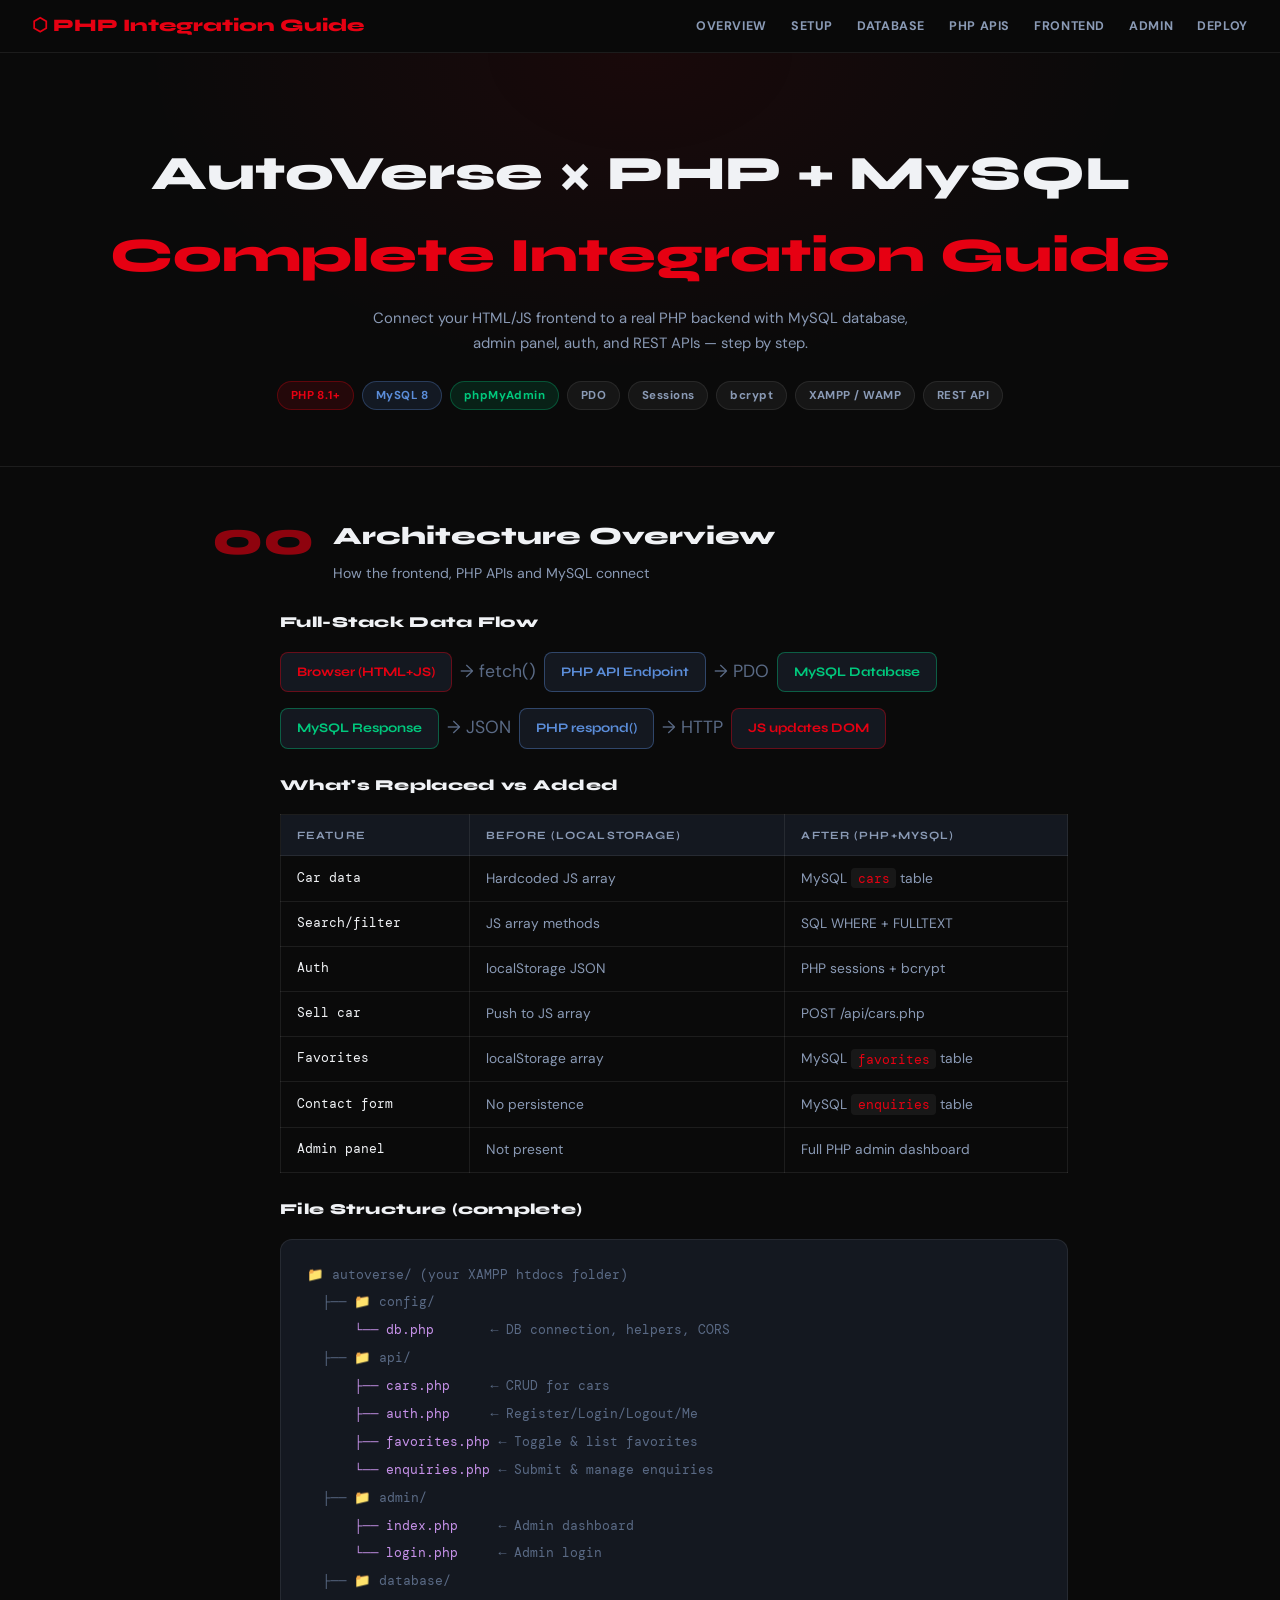
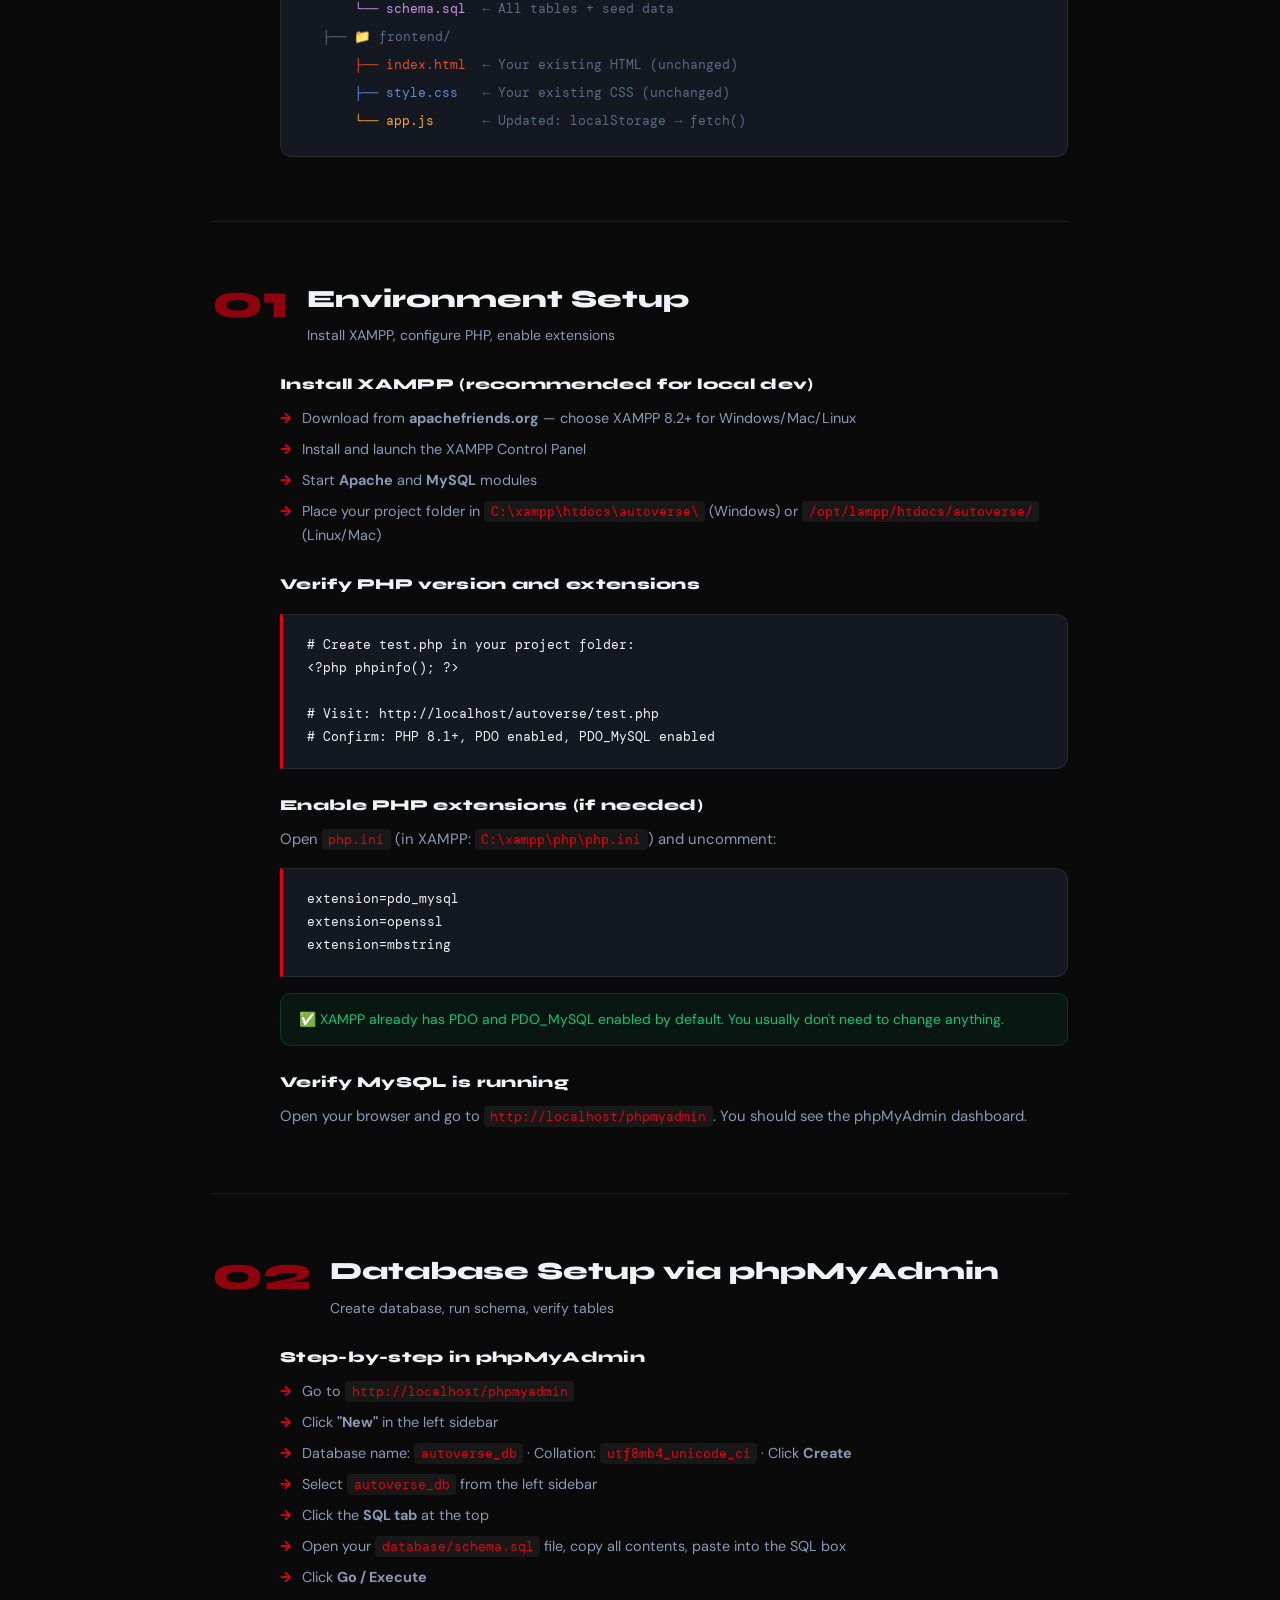
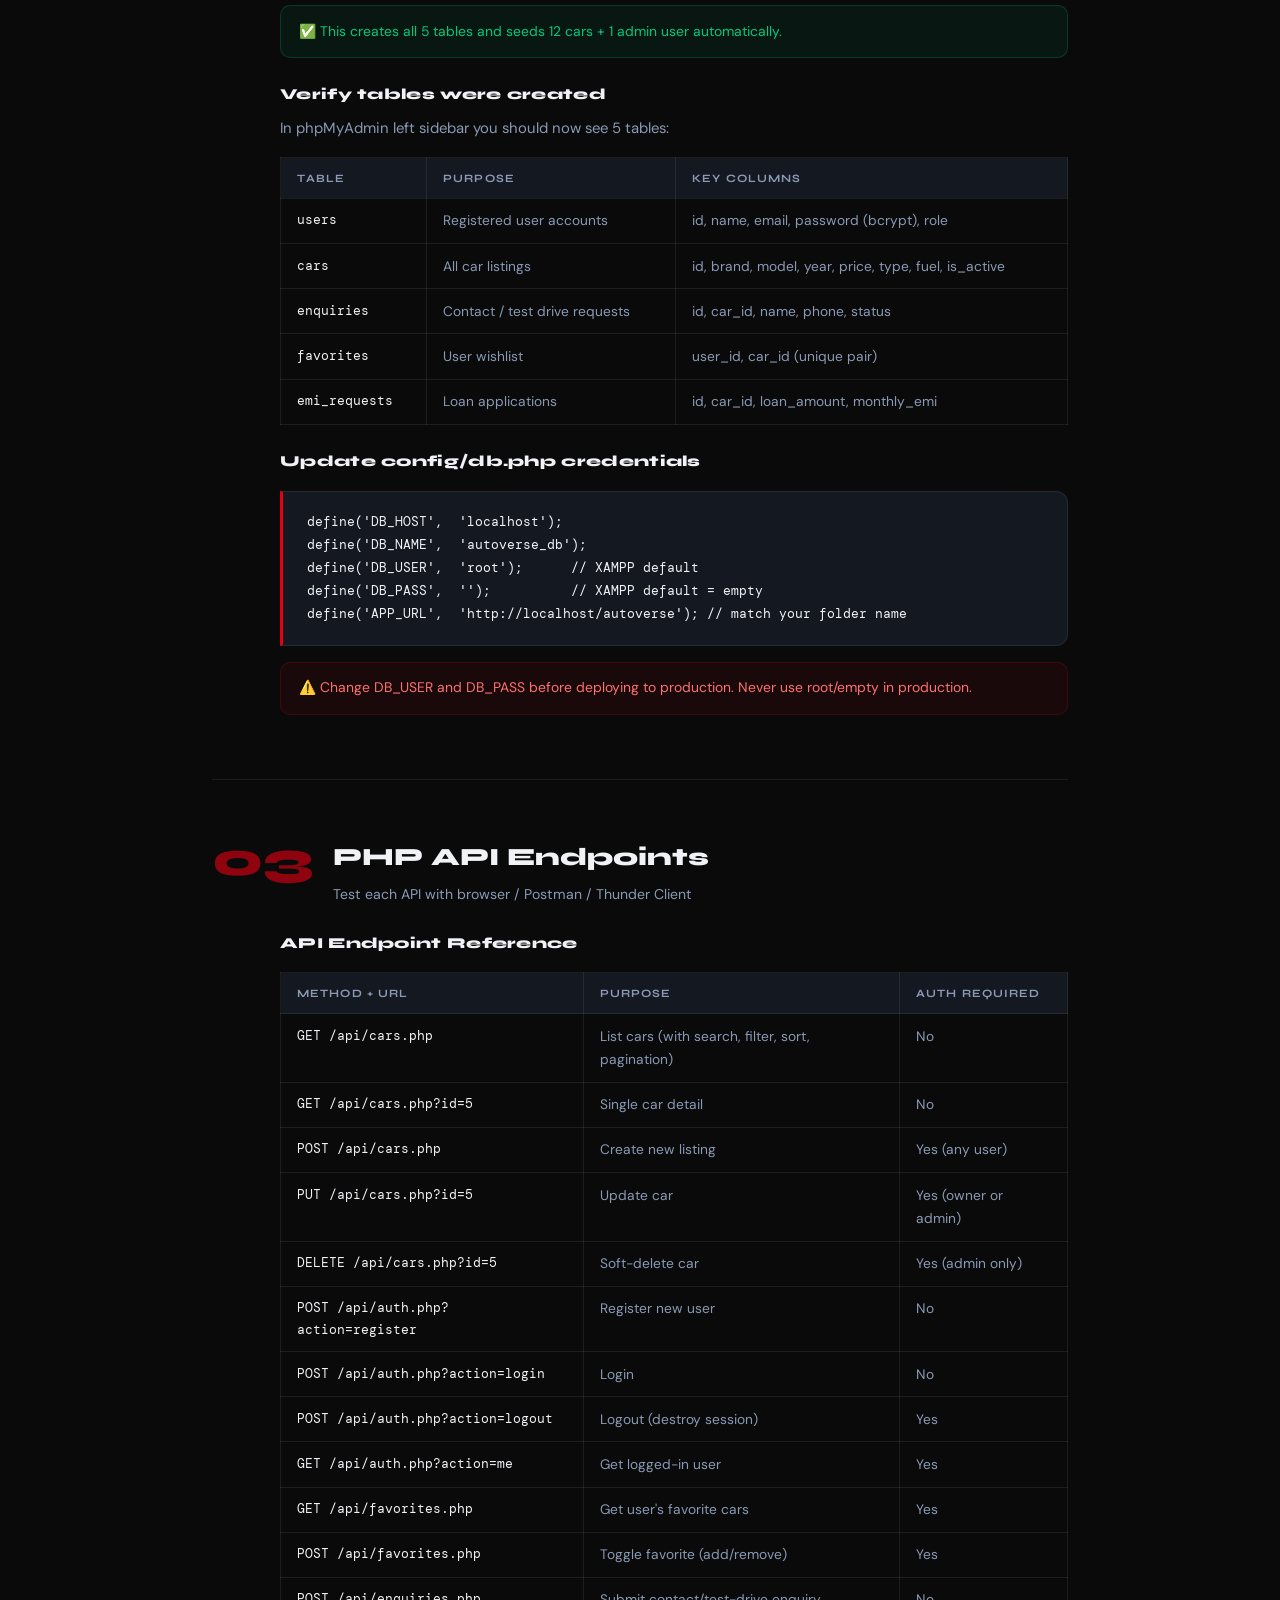
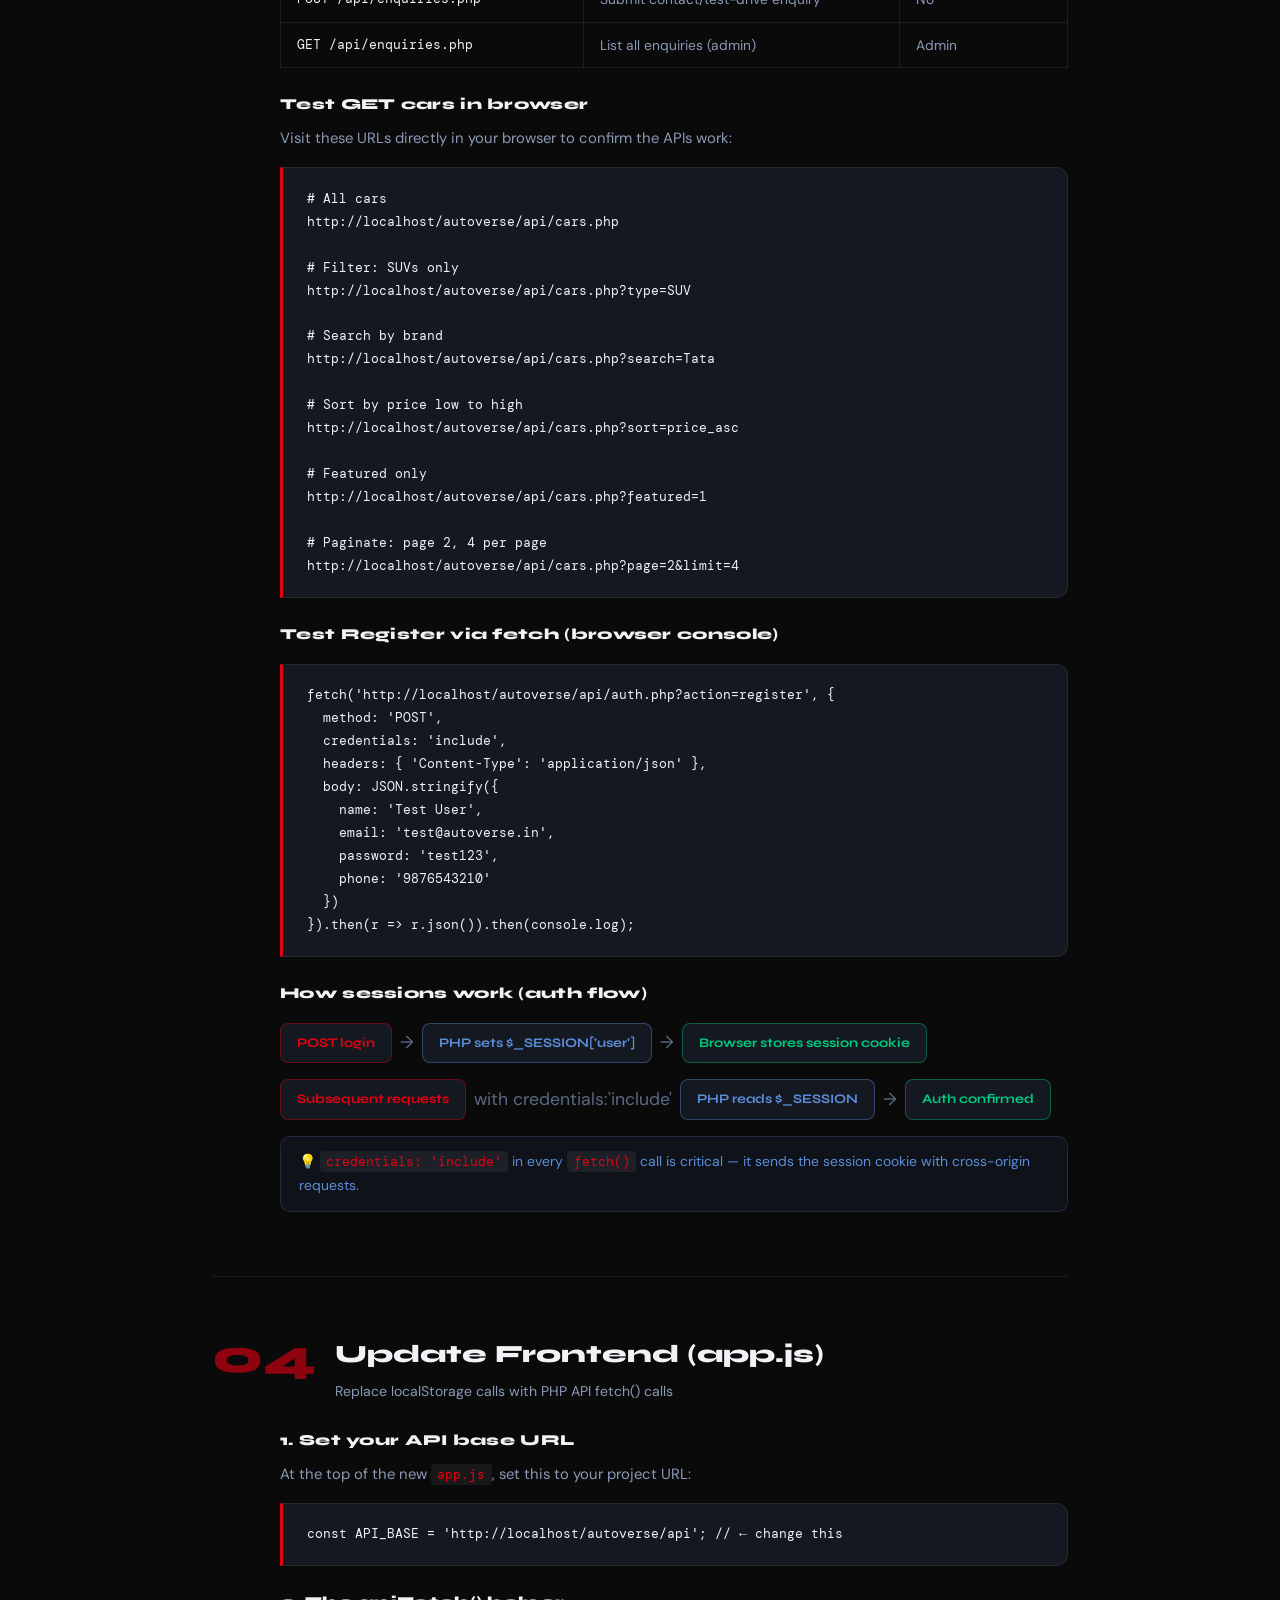
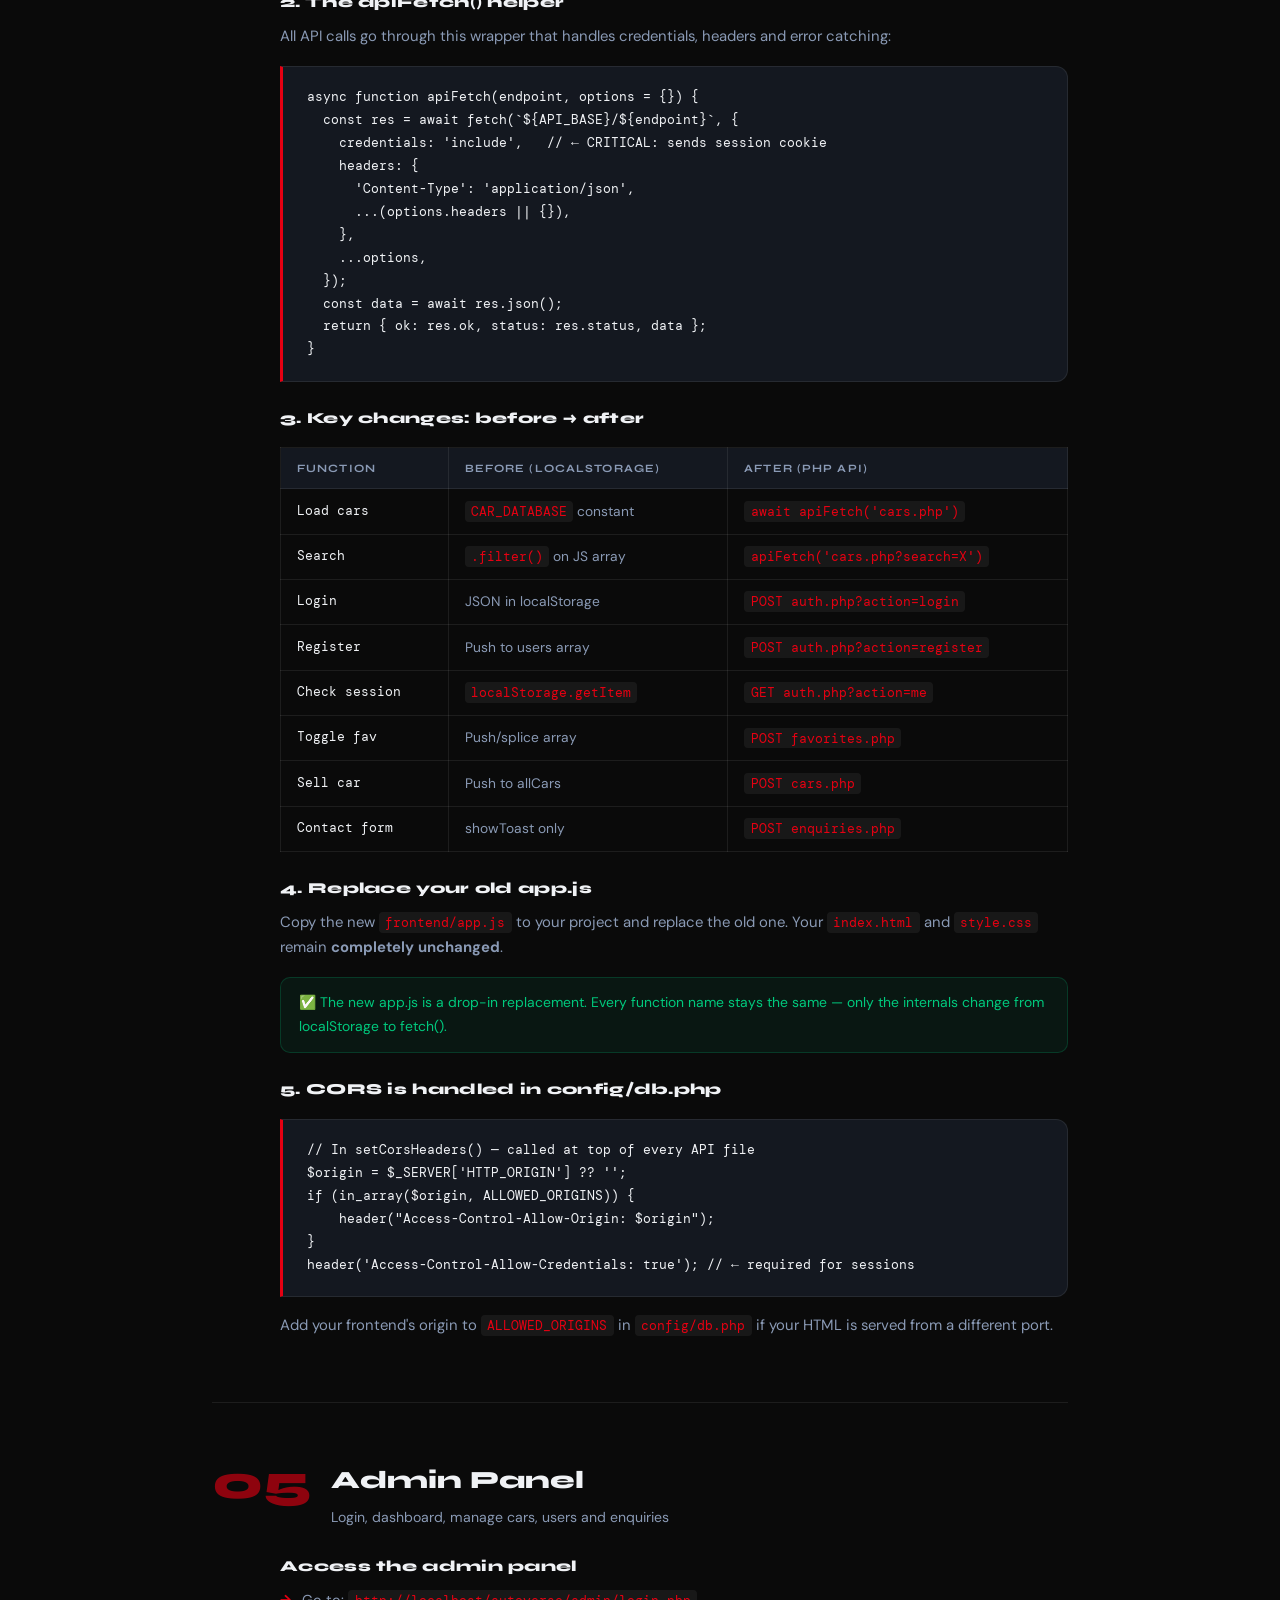
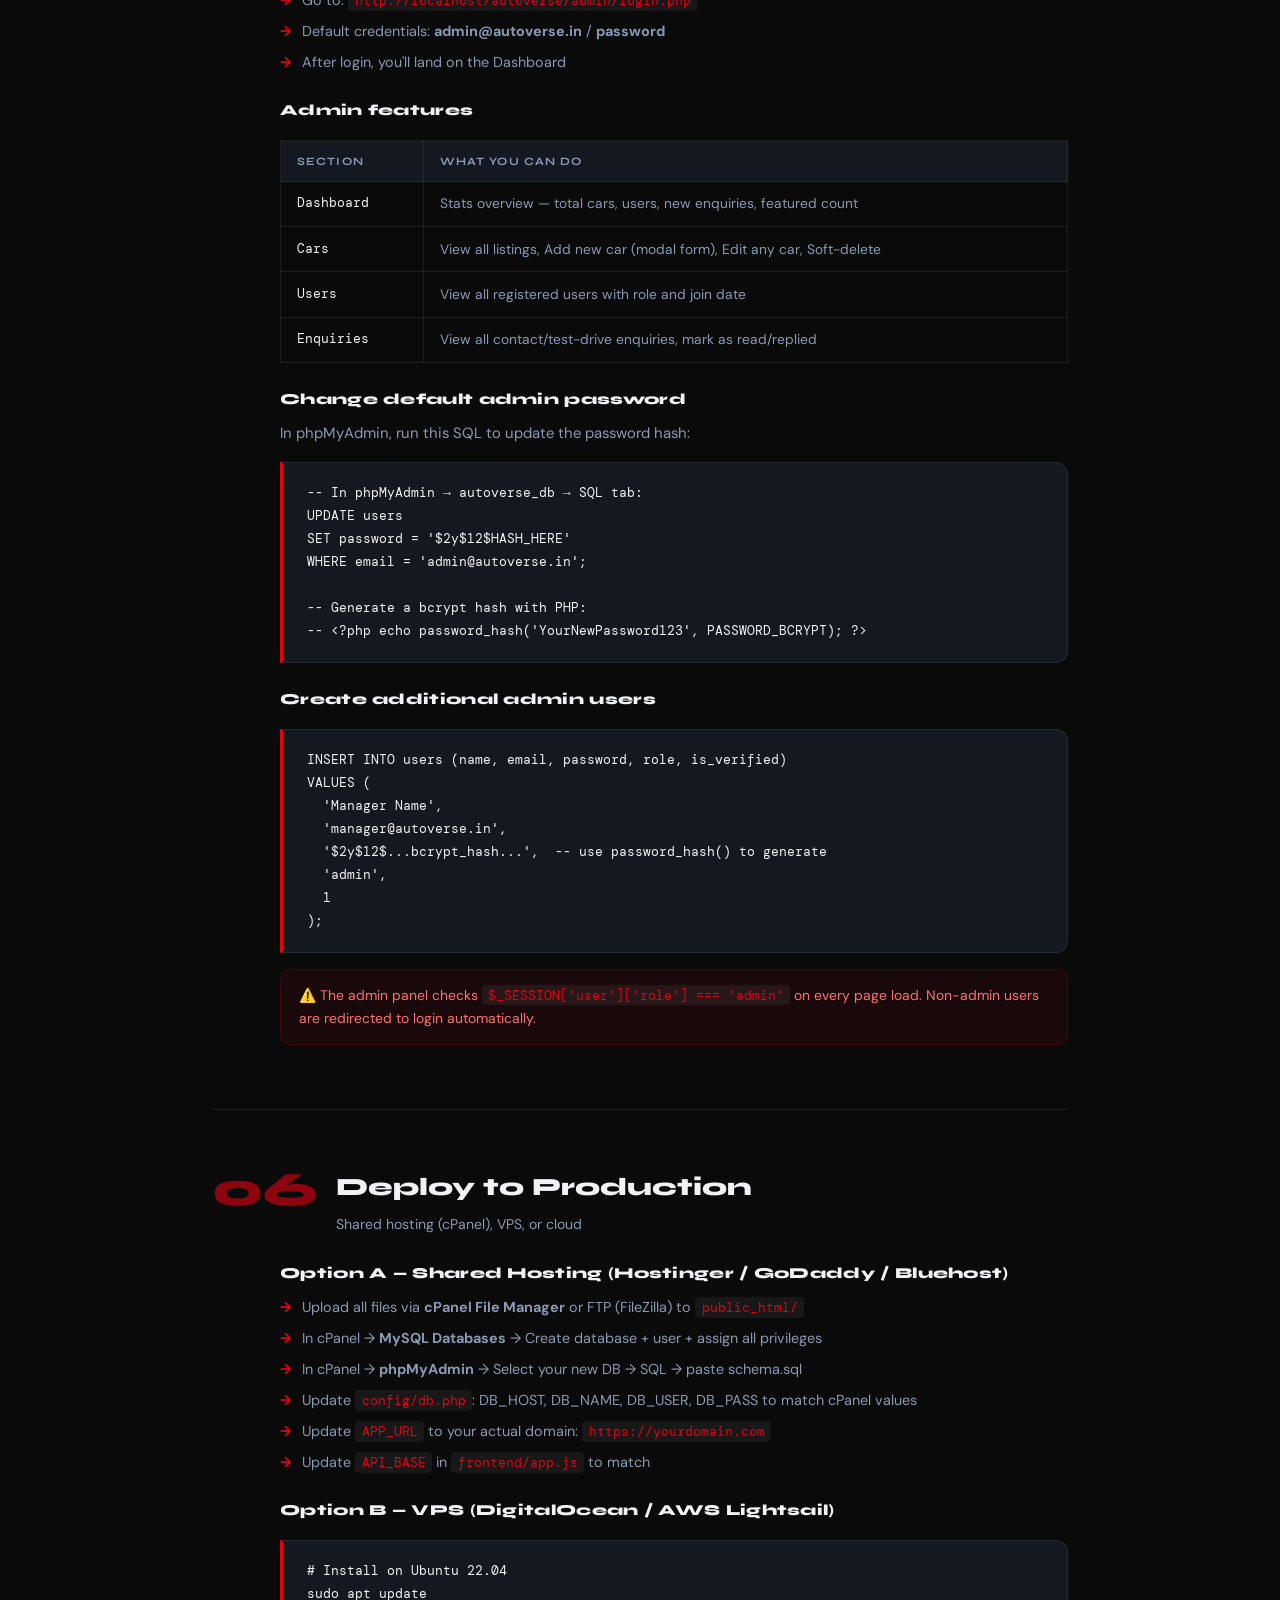
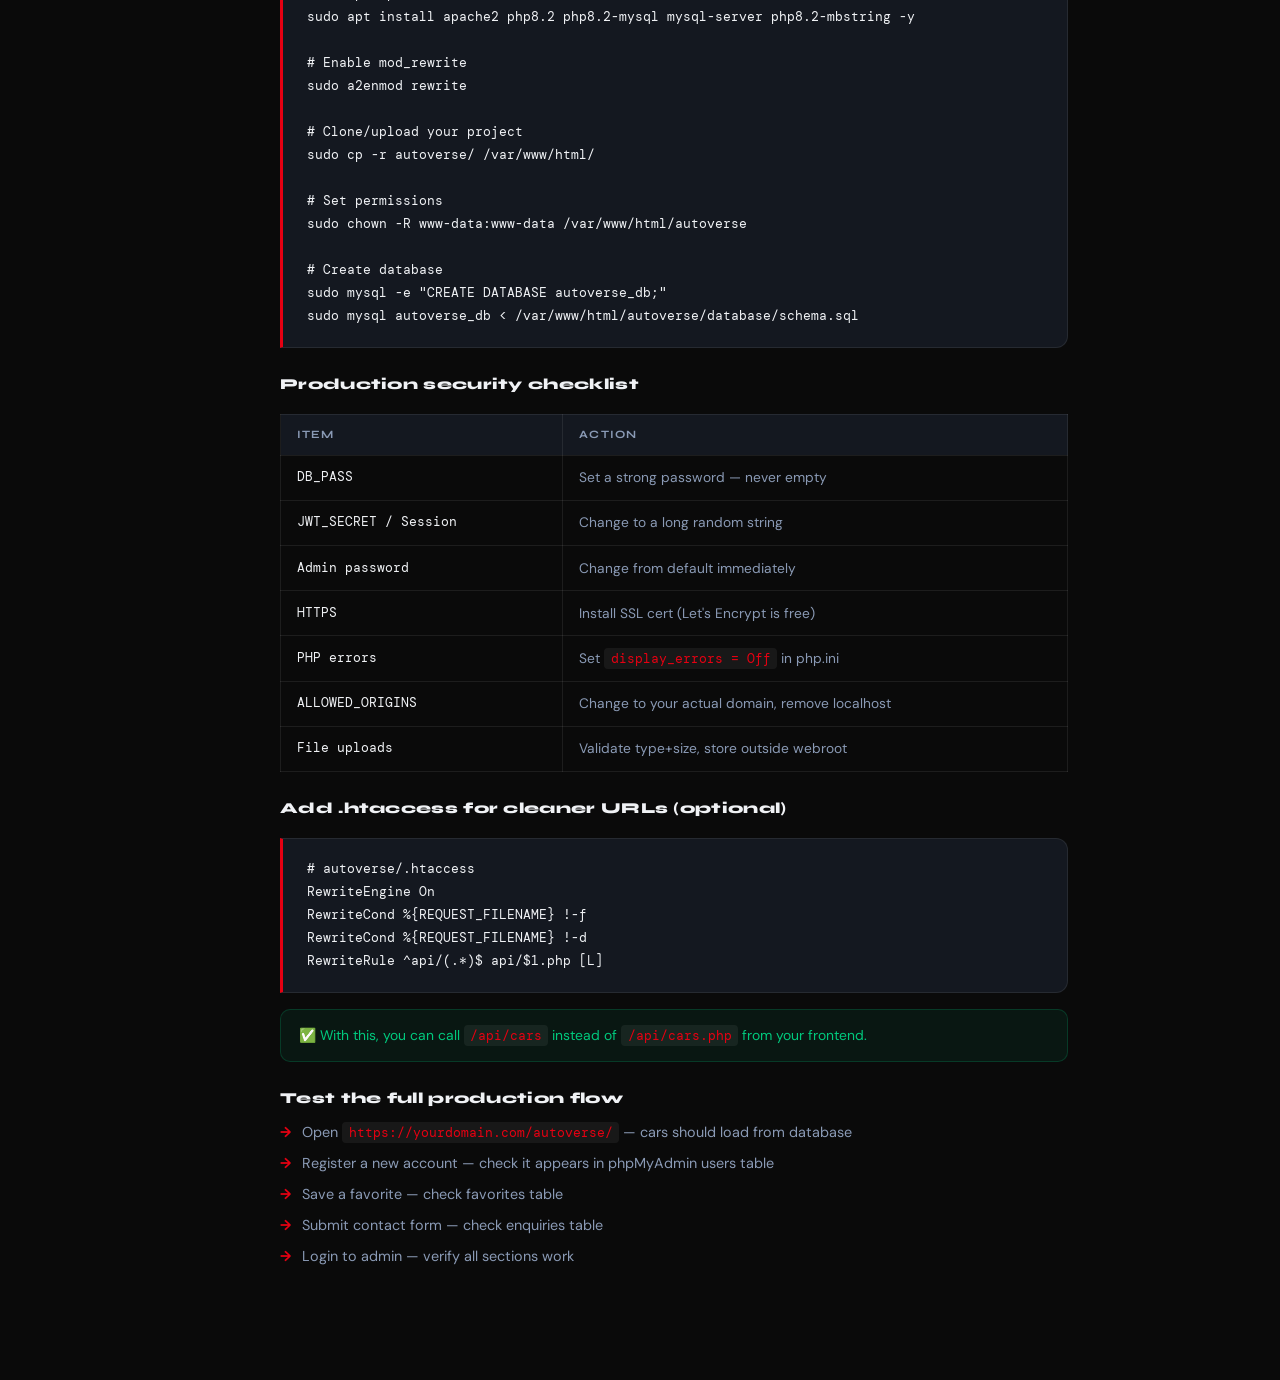
<file: guide-php.html>
<!DOCTYPE html>
<html lang="en">
<head>
<meta charset="UTF-8"/><meta name="viewport" content="width=device-width,initial-scale=1"/>
<title>AutoVerse — PHP + MySQL Integration Guide</title>
<link href="https://fonts.googleapis.com/css2?family=Syne:wght@400;700;800&family=DM+Sans:wght@300;400;500&family=DM+Mono:wght@400;500&display=swap" rel="stylesheet"/>
<style>
:root{--red:#e60012;--dark:#0a0a0a;--dark2:#111318;--card:#141820;--border:rgba(255,255,255,0.08);--text:#f0f2f5;--muted:#8a9ab5;--dim:#5a6a85;--green:#00c97d;--gold:#f5a623;--blue:#5b8dd9}
*{box-sizing:border-box;margin:0;padding:0}
body{font-family:'DM Sans',sans-serif;background:var(--dark);color:var(--text);line-height:1.7}
::-webkit-scrollbar{width:5px}::-webkit-scrollbar-thumb{background:var(--red);border-radius:10px}
nav{position:sticky;top:0;background:rgba(10,10,10,0.95);backdrop-filter:blur(16px);border-bottom:1px solid var(--border);padding:.7rem 2rem;display:flex;align-items:center;justify-content:space-between;z-index:100}
.nav-brand{font-family:'Syne',sans-serif;font-weight:800;font-size:1.1rem;color:var(--red)}
.nav-links{display:flex;gap:1.5rem;flex-wrap:wrap}
.nav-links a{font-size:.78rem;color:var(--muted);text-decoration:none;font-weight:700;letter-spacing:.05em;text-transform:uppercase;transition:color .2s}
.nav-links a:hover{color:var(--red)}
.hero{padding:5rem 2rem 3.5rem;text-align:center;background:radial-gradient(ellipse at center top,rgba(230,0,18,0.07),transparent 55%);border-bottom:1px solid var(--border)}
.hero h1{font-family:'Syne',sans-serif;font-size:clamp(1.8rem,5vw,3rem);font-weight:800;margin-bottom:.6rem}
.hero p{color:var(--muted);max-width:560px;margin:0 auto 1.5rem}
.pills{display:flex;gap:.5rem;flex-wrap:wrap;justify-content:center}
.pill{font-size:.72rem;font-weight:700;padding:.25rem .8rem;border-radius:50px;letter-spacing:.04em}
.pill-red{background:rgba(230,0,18,0.12);border:1px solid rgba(230,0,18,0.3);color:var(--red)}
.pill-blue{background:rgba(91,141,217,0.12);border:1px solid rgba(91,141,217,0.3);color:var(--blue)}
.pill-green{background:rgba(0,201,125,0.12);border:1px solid rgba(0,201,125,0.3);color:var(--green)}
.pill-gray{background:rgba(255,255,255,0.05);border:1px solid var(--border);color:var(--muted)}
.body{max-width:920px;margin:0 auto;padding:3rem 2rem}
.step{margin-bottom:4rem;scroll-margin-top:80px}
.step-hd{display:flex;align-items:flex-start;gap:1.2rem;margin-bottom:1.5rem}
.step-num{font-family:'Syne',sans-serif;font-size:3rem;font-weight:800;color:var(--red);opacity:.6;line-height:1;min-width:55px}
.step-title{font-family:'Syne',sans-serif;font-size:1.55rem;font-weight:800;margin-bottom:.3rem}
.step-sub{font-size:.88rem;color:var(--muted)}
.step-body{padding-left:68px}
p{color:var(--muted);font-size:.93rem;margin-bottom:.9rem}
h4{font-family:'Syne',sans-serif;font-size:.95rem;font-weight:800;color:var(--text);margin:1.5rem 0 .5rem;letter-spacing:.02em}
pre{background:var(--card);border:1px solid var(--border);border-left:3px solid var(--red);border-radius:0 12px 12px 0;padding:1.2rem 1.5rem;overflow-x:auto;font-family:'DM Mono',monospace;font-size:.82rem;line-height:1.75;margin:1rem 0}
code{font-family:'DM Mono',monospace;font-size:.83rem;background:rgba(255,255,255,0.06);padding:.12rem .4rem;border-radius:4px;color:var(--red)}
.file-tree{background:var(--card);border:1px solid var(--border);border-radius:12px;padding:1.3rem 1.6rem;font-family:'DM Mono',monospace;font-size:.83rem;line-height:2.1;margin:1rem 0}
.fc{color:var(--dim)} .ff{color:var(--muted)} .fh{color:#e34c26} .fc2{color:var(--blue)} .fj{color:var(--gold)} .fp{color:#9b59b6;color:#c792ea} .fn{color:var(--green)}
.note{background:rgba(0,201,125,0.07);border:1px solid rgba(0,201,125,0.2);border-radius:10px;padding:.85rem 1.1rem;font-size:.87rem;color:var(--green);margin:1rem 0}
.warn{background:rgba(230,0,18,0.07);border:1px solid rgba(230,0,18,0.2);border-radius:10px;padding:.85rem 1.1rem;font-size:.87rem;color:#ff7070;margin:1rem 0}
.info{background:rgba(245,166,35,0.07);border:1px solid rgba(245,166,35,0.2);border-radius:10px;padding:.85rem 1.1rem;font-size:.87rem;color:var(--gold);margin:1rem 0}
.tip{background:rgba(91,141,217,0.07);border:1px solid rgba(91,141,217,0.2);border-radius:10px;padding:.85rem 1.1rem;font-size:.87rem;color:var(--blue);margin:1rem 0}
table{width:100%;border-collapse:collapse;font-size:.86rem;margin:1rem 0}
th{background:var(--card);color:var(--muted);font-family:'Syne',sans-serif;font-size:.7rem;letter-spacing:.1em;text-transform:uppercase;padding:.65rem 1rem;text-align:left;border:1px solid var(--border)}
td{padding:.65rem 1rem;border:1px solid var(--border);color:var(--muted);vertical-align:top}
td:first-child{color:var(--text);font-family:'DM Mono',monospace;font-size:.8rem}
.flow{display:flex;flex-wrap:wrap;gap:.5rem;align-items:center;margin:1rem 0}
.flow-box{background:var(--card);border:1px solid var(--border);border-radius:8px;padding:.5rem 1rem;font-size:.82rem;font-weight:700;font-family:'Syne',sans-serif;color:var(--text)}
.flow-box.red{border-color:rgba(230,0,18,0.4);color:var(--red)}
.flow-box.green{border-color:rgba(0,201,125,0.4);color:var(--green)}
.flow-box.blue{border-color:rgba(91,141,217,0.4);color:var(--blue)}
.flow-arrow{color:var(--dim);font-size:1.1rem}
.divider{border:none;border-top:1px solid var(--border);margin:3.5rem 0}
ul.flist{list-style:none;display:flex;flex-direction:column;gap:.4rem;margin:.5rem 0}
ul.flist li{font-size:.9rem;color:var(--muted);padding-left:1.4rem;position:relative}
ul.flist li::before{content:'→';position:absolute;left:0;color:var(--red);font-weight:700}
</style>
</head>
<body>

<nav>
  <div class="nav-brand">⬡ PHP Integration Guide</div>
  <div class="nav-links">
    <a href="#s1">Overview</a>
    <a href="#s2">Setup</a>
    <a href="#s3">Database</a>
    <a href="#s4">PHP APIs</a>
    <a href="#s5">Frontend</a>
    <a href="#s6">Admin</a>
    <a href="#s7">Deploy</a>
  </div>
</nav>

<div class="hero">
  <h1>AutoVerse × PHP + MySQL<br/><span style="color:var(--red)">Complete Integration Guide</span></h1>
  <p>Connect your HTML/JS frontend to a real PHP backend with MySQL database, admin panel, auth, and REST APIs — step by step.</p>
  <div class="pills">
    <span class="pill pill-red">PHP 8.1+</span>
    <span class="pill pill-blue">MySQL 8</span>
    <span class="pill pill-green">phpMyAdmin</span>
    <span class="pill pill-gray">PDO</span>
    <span class="pill pill-gray">Sessions</span>
    <span class="pill pill-gray">bcrypt</span>
    <span class="pill pill-gray">XAMPP / WAMP</span>
    <span class="pill pill-gray">REST API</span>
  </div>
</div>

<div class="body">

<!-- ══ OVERVIEW ══ -->
<div class="step" id="s1">
  <div class="step-hd"><div class="step-num">00</div>
    <div><div class="step-title">Architecture Overview</div><div class="step-sub">How the frontend, PHP APIs and MySQL connect</div></div>
  </div>
  <div class="step-body">
    <h4>Full-Stack Data Flow</h4>
    <div class="flow">
      <div class="flow-box red">Browser (HTML+JS)</div><div class="flow-arrow">→ fetch()</div>
      <div class="flow-box blue">PHP API Endpoint</div><div class="flow-arrow">→ PDO</div>
      <div class="flow-box green">MySQL Database</div>
    </div>
    <div class="flow">
      <div class="flow-box green">MySQL Response</div><div class="flow-arrow">→ JSON</div>
      <div class="flow-box blue">PHP respond()</div><div class="flow-arrow">→ HTTP</div>
      <div class="flow-box red">JS updates DOM</div>
    </div>
    <h4>What's Replaced vs Added</h4>
    <table>
      <thead><tr><th>Feature</th><th>Before (localStorage)</th><th>After (PHP+MySQL)</th></tr></thead>
      <tbody>
        <tr><td>Car data</td><td>Hardcoded JS array</td><td>MySQL <code>cars</code> table</td></tr>
        <tr><td>Search/filter</td><td>JS array methods</td><td>SQL WHERE + FULLTEXT</td></tr>
        <tr><td>Auth</td><td>localStorage JSON</td><td>PHP sessions + bcrypt</td></tr>
        <tr><td>Sell car</td><td>Push to JS array</td><td>POST /api/cars.php</td></tr>
        <tr><td>Favorites</td><td>localStorage array</td><td>MySQL <code>favorites</code> table</td></tr>
        <tr><td>Contact form</td><td>No persistence</td><td>MySQL <code>enquiries</code> table</td></tr>
        <tr><td>Admin panel</td><td>Not present</td><td>Full PHP admin dashboard</td></tr>
      </tbody>
    </table>
    <h4>File Structure (complete)</h4>
    <div class="file-tree">
<span class="fc">📁 autoverse/ (your XAMPP htdocs folder)</span><br/>
&nbsp;&nbsp;<span class="fc">├── 📁 config/</span><br/>
&nbsp;&nbsp;&nbsp;&nbsp;&nbsp;&nbsp;<span class="fp">└── db.php</span> &nbsp;&nbsp;&nbsp;&nbsp;&nbsp;&nbsp;<span class="fc">← DB connection, helpers, CORS</span><br/>
&nbsp;&nbsp;<span class="fc">├── 📁 api/</span><br/>
&nbsp;&nbsp;&nbsp;&nbsp;&nbsp;&nbsp;<span class="fp">├── cars.php</span> &nbsp;&nbsp;&nbsp;&nbsp;<span class="fc">← CRUD for cars</span><br/>
&nbsp;&nbsp;&nbsp;&nbsp;&nbsp;&nbsp;<span class="fp">├── auth.php</span> &nbsp;&nbsp;&nbsp;&nbsp;<span class="fc">← Register/Login/Logout/Me</span><br/>
&nbsp;&nbsp;&nbsp;&nbsp;&nbsp;&nbsp;<span class="fp">├── favorites.php</span> <span class="fc">← Toggle & list favorites</span><br/>
&nbsp;&nbsp;&nbsp;&nbsp;&nbsp;&nbsp;<span class="fp">└── enquiries.php</span> <span class="fc">← Submit & manage enquiries</span><br/>
&nbsp;&nbsp;<span class="fc">├── 📁 admin/</span><br/>
&nbsp;&nbsp;&nbsp;&nbsp;&nbsp;&nbsp;<span class="fp">├── index.php</span> &nbsp;&nbsp;&nbsp;&nbsp;<span class="fc">← Admin dashboard</span><br/>
&nbsp;&nbsp;&nbsp;&nbsp;&nbsp;&nbsp;<span class="fp">└── login.php</span> &nbsp;&nbsp;&nbsp;&nbsp;<span class="fc">← Admin login</span><br/>
&nbsp;&nbsp;<span class="fc">├── 📁 database/</span><br/>
&nbsp;&nbsp;&nbsp;&nbsp;&nbsp;&nbsp;<span class="fp">└── schema.sql</span> &nbsp;<span class="fc">← All tables + seed data</span><br/>
&nbsp;&nbsp;<span class="fc">├── 📁 frontend/</span><br/>
&nbsp;&nbsp;&nbsp;&nbsp;&nbsp;&nbsp;<span class="fh">├── index.html</span> &nbsp;<span class="fc">← Your existing HTML (unchanged)</span><br/>
&nbsp;&nbsp;&nbsp;&nbsp;&nbsp;&nbsp;<span class="fc2">├── style.css</span> &nbsp;&nbsp;<span class="fc">← Your existing CSS (unchanged)</span><br/>
&nbsp;&nbsp;&nbsp;&nbsp;&nbsp;&nbsp;<span class="fj">└── app.js</span> &nbsp;&nbsp;&nbsp;&nbsp;&nbsp;<span class="fc">← Updated: localStorage → fetch()</span>
    </div>
  </div>
</div>

<hr class="divider"/>

<!-- ══ STEP 2: SETUP ══ -->
<div class="step" id="s2">
  <div class="step-hd"><div class="step-num">01</div>
    <div><div class="step-title">Environment Setup</div><div class="step-sub">Install XAMPP, configure PHP, enable extensions</div></div>
  </div>
  <div class="step-body">
    <h4>Install XAMPP (recommended for local dev)</h4>
    <ul class="flist">
      <li>Download from <strong>apachefriends.org</strong> — choose XAMPP 8.2+ for Windows/Mac/Linux</li>
      <li>Install and launch the XAMPP Control Panel</li>
      <li>Start <strong>Apache</strong> and <strong>MySQL</strong> modules</li>
      <li>Place your project folder in <code>C:\xampp\htdocs\autoverse\</code> (Windows) or <code>/opt/lampp/htdocs/autoverse/</code> (Linux/Mac)</li>
    </ul>
    <h4>Verify PHP version and extensions</h4>
    <pre># Create test.php in your project folder:
&lt;?php phpinfo(); ?&gt;

# Visit: http://localhost/autoverse/test.php
# Confirm: PHP 8.1+, PDO enabled, PDO_MySQL enabled</pre>
    <h4>Enable PHP extensions (if needed)</h4>
    <p>Open <code>php.ini</code> (in XAMPP: <code>C:\xampp\php\php.ini</code>) and uncomment:</p>
    <pre>extension=pdo_mysql
extension=openssl
extension=mbstring</pre>
    <div class="note">✅ XAMPP already has PDO and PDO_MySQL enabled by default. You usually don't need to change anything.</div>
    <h4>Verify MySQL is running</h4>
    <p>Open your browser and go to <code>http://localhost/phpmyadmin</code>. You should see the phpMyAdmin dashboard.</p>
  </div>
</div>

<hr class="divider"/>

<!-- ══ STEP 3: DATABASE ══ -->
<div class="step" id="s3">
  <div class="step-hd"><div class="step-num">02</div>
    <div><div class="step-title">Database Setup via phpMyAdmin</div><div class="step-sub">Create database, run schema, verify tables</div></div>
  </div>
  <div class="step-body">
    <h4>Step-by-step in phpMyAdmin</h4>
    <ul class="flist">
      <li>Go to <code>http://localhost/phpmyadmin</code></li>
      <li>Click <strong>"New"</strong> in the left sidebar</li>
      <li>Database name: <code>autoverse_db</code> · Collation: <code>utf8mb4_unicode_ci</code> · Click <strong>Create</strong></li>
      <li>Select <code>autoverse_db</code> from the left sidebar</li>
      <li>Click the <strong>SQL tab</strong> at the top</li>
      <li>Open your <code>database/schema.sql</code> file, copy all contents, paste into the SQL box</li>
      <li>Click <strong>Go / Execute</strong></li>
    </ul>
    <div class="note">✅ This creates all 5 tables and seeds 12 cars + 1 admin user automatically.</div>
    <h4>Verify tables were created</h4>
    <p>In phpMyAdmin left sidebar you should now see 5 tables:</p>
    <table>
      <thead><tr><th>Table</th><th>Purpose</th><th>Key Columns</th></tr></thead>
      <tbody>
        <tr><td>users</td><td>Registered user accounts</td><td>id, name, email, password (bcrypt), role</td></tr>
        <tr><td>cars</td><td>All car listings</td><td>id, brand, model, year, price, type, fuel, is_active</td></tr>
        <tr><td>enquiries</td><td>Contact / test drive requests</td><td>id, car_id, name, phone, status</td></tr>
        <tr><td>favorites</td><td>User wishlist</td><td>user_id, car_id (unique pair)</td></tr>
        <tr><td>emi_requests</td><td>Loan applications</td><td>id, car_id, loan_amount, monthly_emi</td></tr>
      </tbody>
    </table>
    <h4>Update config/db.php credentials</h4>
    <pre>define('DB_HOST',  'localhost');
define('DB_NAME',  'autoverse_db');
define('DB_USER',  'root');      // XAMPP default
define('DB_PASS',  '');          // XAMPP default = empty
define('APP_URL',  'http://localhost/autoverse'); // match your folder name</pre>
    <div class="warn">⚠️ Change DB_USER and DB_PASS before deploying to production. Never use root/empty in production.</div>
  </div>
</div>

<hr class="divider"/>

<!-- ══ STEP 4: PHP APIs ══ -->
<div class="step" id="s4">
  <div class="step-hd"><div class="step-num">03</div>
    <div><div class="step-title">PHP API Endpoints</div><div class="step-sub">Test each API with browser / Postman / Thunder Client</div></div>
  </div>
  <div class="step-body">
    <h4>API Endpoint Reference</h4>
    <table>
      <thead><tr><th>Method + URL</th><th>Purpose</th><th>Auth Required</th></tr></thead>
      <tbody>
        <tr><td>GET /api/cars.php</td><td>List cars (with search, filter, sort, pagination)</td><td>No</td></tr>
        <tr><td>GET /api/cars.php?id=5</td><td>Single car detail</td><td>No</td></tr>
        <tr><td>POST /api/cars.php</td><td>Create new listing</td><td>Yes (any user)</td></tr>
        <tr><td>PUT /api/cars.php?id=5</td><td>Update car</td><td>Yes (owner or admin)</td></tr>
        <tr><td>DELETE /api/cars.php?id=5</td><td>Soft-delete car</td><td>Yes (admin only)</td></tr>
        <tr><td>POST /api/auth.php?action=register</td><td>Register new user</td><td>No</td></tr>
        <tr><td>POST /api/auth.php?action=login</td><td>Login</td><td>No</td></tr>
        <tr><td>POST /api/auth.php?action=logout</td><td>Logout (destroy session)</td><td>Yes</td></tr>
        <tr><td>GET /api/auth.php?action=me</td><td>Get logged-in user</td><td>Yes</td></tr>
        <tr><td>GET /api/favorites.php</td><td>Get user's favorite cars</td><td>Yes</td></tr>
        <tr><td>POST /api/favorites.php</td><td>Toggle favorite (add/remove)</td><td>Yes</td></tr>
        <tr><td>POST /api/enquiries.php</td><td>Submit contact/test-drive enquiry</td><td>No</td></tr>
        <tr><td>GET /api/enquiries.php</td><td>List all enquiries (admin)</td><td>Admin</td></tr>
      </tbody>
    </table>
    <h4>Test GET cars in browser</h4>
    <p>Visit these URLs directly in your browser to confirm the APIs work:</p>
    <pre># All cars
http://localhost/autoverse/api/cars.php

# Filter: SUVs only
http://localhost/autoverse/api/cars.php?type=SUV

# Search by brand
http://localhost/autoverse/api/cars.php?search=Tata

# Sort by price low to high
http://localhost/autoverse/api/cars.php?sort=price_asc

# Featured only
http://localhost/autoverse/api/cars.php?featured=1

# Paginate: page 2, 4 per page
http://localhost/autoverse/api/cars.php?page=2&limit=4</pre>
    <h4>Test Register via fetch (browser console)</h4>
    <pre>fetch('http://localhost/autoverse/api/auth.php?action=register', {
  method: 'POST',
  credentials: 'include',
  headers: { 'Content-Type': 'application/json' },
  body: JSON.stringify({
    name: 'Test User',
    email: 'test@autoverse.in',
    password: 'test123',
    phone: '9876543210'
  })
}).then(r => r.json()).then(console.log);</pre>
    <h4>How sessions work (auth flow)</h4>
    <div class="flow">
      <div class="flow-box red">POST login</div><div class="flow-arrow">→</div>
      <div class="flow-box blue">PHP sets $_SESSION['user']</div><div class="flow-arrow">→</div>
      <div class="flow-box green">Browser stores session cookie</div>
    </div>
    <div class="flow">
      <div class="flow-box red">Subsequent requests</div><div class="flow-arrow">with credentials:'include'</div>
      <div class="flow-box blue">PHP reads $_SESSION</div><div class="flow-arrow">→</div>
      <div class="flow-box green">Auth confirmed</div>
    </div>
    <div class="tip">💡 <code>credentials: 'include'</code> in every <code>fetch()</code> call is critical — it sends the session cookie with cross-origin requests.</div>
  </div>
</div>

<hr class="divider"/>

<!-- ══ STEP 5: FRONTEND CHANGES ══ -->
<div class="step" id="s5">
  <div class="step-hd"><div class="step-num">04</div>
    <div><div class="step-title">Update Frontend (app.js)</div><div class="step-sub">Replace localStorage calls with PHP API fetch() calls</div></div>
  </div>
  <div class="step-body">
    <h4>1. Set your API base URL</h4>
    <p>At the top of the new <code>app.js</code>, set this to your project URL:</p>
    <pre>const API_BASE = 'http://localhost/autoverse/api'; // ← change this</pre>
    <h4>2. The apiFetch() helper</h4>
    <p>All API calls go through this wrapper that handles credentials, headers and error catching:</p>
    <pre>async function apiFetch(endpoint, options = {}) {
  const res = await fetch(`${API_BASE}/${endpoint}`, {
    credentials: 'include',   // ← CRITICAL: sends session cookie
    headers: {
      'Content-Type': 'application/json',
      ...(options.headers || {}),
    },
    ...options,
  });
  const data = await res.json();
  return { ok: res.ok, status: res.status, data };
}</pre>
    <h4>3. Key changes: before → after</h4>
    <table>
      <thead><tr><th>Function</th><th>Before (localStorage)</th><th>After (PHP API)</th></tr></thead>
      <tbody>
        <tr><td>Load cars</td><td><code>CAR_DATABASE</code> constant</td><td><code>await apiFetch('cars.php')</code></td></tr>
        <tr><td>Search</td><td><code>.filter()</code> on JS array</td><td><code>apiFetch('cars.php?search=X')</code></td></tr>
        <tr><td>Login</td><td>JSON in localStorage</td><td><code>POST auth.php?action=login</code></td></tr>
        <tr><td>Register</td><td>Push to users array</td><td><code>POST auth.php?action=register</code></td></tr>
        <tr><td>Check session</td><td><code>localStorage.getItem</code></td><td><code>GET auth.php?action=me</code></td></tr>
        <tr><td>Toggle fav</td><td>Push/splice array</td><td><code>POST favorites.php</code></td></tr>
        <tr><td>Sell car</td><td>Push to allCars</td><td><code>POST cars.php</code></td></tr>
        <tr><td>Contact form</td><td>showToast only</td><td><code>POST enquiries.php</code></td></tr>
      </tbody>
    </table>
    <h4>4. Replace your old app.js</h4>
    <p>Copy the new <code>frontend/app.js</code> to your project and replace the old one. Your <code>index.html</code> and <code>style.css</code> remain <strong>completely unchanged</strong>.</p>
    <div class="note">✅ The new app.js is a drop-in replacement. Every function name stays the same — only the internals change from localStorage to fetch().</div>
    <h4>5. CORS is handled in config/db.php</h4>
    <pre>// In setCorsHeaders() — called at top of every API file
$origin = $_SERVER['HTTP_ORIGIN'] ?? '';
if (in_array($origin, ALLOWED_ORIGINS)) {
    header("Access-Control-Allow-Origin: $origin");
}
header('Access-Control-Allow-Credentials: true'); // ← required for sessions</pre>
    <p>Add your frontend's origin to <code>ALLOWED_ORIGINS</code> in <code>config/db.php</code> if your HTML is served from a different port.</p>
  </div>
</div>

<hr class="divider"/>

<!-- ══ STEP 6: ADMIN PANEL ══ -->
<div class="step" id="s6">
  <div class="step-hd"><div class="step-num">05</div>
    <div><div class="step-title">Admin Panel</div><div class="step-sub">Login, dashboard, manage cars, users and enquiries</div></div>
  </div>
  <div class="step-body">
    <h4>Access the admin panel</h4>
    <ul class="flist">
      <li>Go to: <code>http://localhost/autoverse/admin/login.php</code></li>
      <li>Default credentials: <strong>admin@autoverse.in</strong> / <strong>password</strong></li>
      <li>After login, you'll land on the Dashboard</li>
    </ul>
    <h4>Admin features</h4>
    <table>
      <thead><tr><th>Section</th><th>What you can do</th></tr></thead>
      <tbody>
        <tr><td>Dashboard</td><td>Stats overview — total cars, users, new enquiries, featured count</td></tr>
        <tr><td>Cars</td><td>View all listings, Add new car (modal form), Edit any car, Soft-delete</td></tr>
        <tr><td>Users</td><td>View all registered users with role and join date</td></tr>
        <tr><td>Enquiries</td><td>View all contact/test-drive enquiries, mark as read/replied</td></tr>
      </tbody>
    </table>
    <h4>Change default admin password</h4>
    <p>In phpMyAdmin, run this SQL to update the password hash:</p>
    <pre>-- In phpMyAdmin → autoverse_db → SQL tab:
UPDATE users
SET password = '$2y$12$HASH_HERE'
WHERE email = 'admin@autoverse.in';

-- Generate a bcrypt hash with PHP:
-- &lt;?php echo password_hash('YourNewPassword123', PASSWORD_BCRYPT); ?&gt;</pre>
    <h4>Create additional admin users</h4>
    <pre>INSERT INTO users (name, email, password, role, is_verified)
VALUES (
  'Manager Name',
  'manager@autoverse.in',
  '$2y$12$...bcrypt_hash...',  -- use password_hash() to generate
  'admin',
  1
);</pre>
    <div class="warn">⚠️ The admin panel checks <code>$_SESSION['user']['role'] === 'admin'</code> on every page load. Non-admin users are redirected to login automatically.</div>
  </div>
</div>

<hr class="divider"/>

<!-- ══ STEP 7: DEPLOY ══ -->
<div class="step" id="s7">
  <div class="step-hd"><div class="step-num">06</div>
    <div><div class="step-title">Deploy to Production</div><div class="step-sub">Shared hosting (cPanel), VPS, or cloud</div></div>
  </div>
  <div class="step-body">
    <h4>Option A — Shared Hosting (Hostinger / GoDaddy / Bluehost)</h4>
    <ul class="flist">
      <li>Upload all files via <strong>cPanel File Manager</strong> or FTP (FileZilla) to <code>public_html/</code></li>
      <li>In cPanel → <strong>MySQL Databases</strong> → Create database + user + assign all privileges</li>
      <li>In cPanel → <strong>phpMyAdmin</strong> → Select your new DB → SQL → paste schema.sql</li>
      <li>Update <code>config/db.php</code>: DB_HOST, DB_NAME, DB_USER, DB_PASS to match cPanel values</li>
      <li>Update <code>APP_URL</code> to your actual domain: <code>https://yourdomain.com</code></li>
      <li>Update <code>API_BASE</code> in <code>frontend/app.js</code> to match</li>
    </ul>
    <h4>Option B — VPS (DigitalOcean / AWS Lightsail)</h4>
    <pre># Install on Ubuntu 22.04
sudo apt update
sudo apt install apache2 php8.2 php8.2-mysql mysql-server php8.2-mbstring -y

# Enable mod_rewrite
sudo a2enmod rewrite

# Clone/upload your project
sudo cp -r autoverse/ /var/www/html/

# Set permissions
sudo chown -R www-data:www-data /var/www/html/autoverse

# Create database
sudo mysql -e "CREATE DATABASE autoverse_db;"
sudo mysql autoverse_db < /var/www/html/autoverse/database/schema.sql</pre>
    <h4>Production security checklist</h4>
    <table>
      <thead><tr><th>Item</th><th>Action</th></tr></thead>
      <tbody>
        <tr><td>DB_PASS</td><td>Set a strong password — never empty</td></tr>
        <tr><td>JWT_SECRET / Session</td><td>Change to a long random string</td></tr>
        <tr><td>Admin password</td><td>Change from default immediately</td></tr>
        <tr><td>HTTPS</td><td>Install SSL cert (Let's Encrypt is free)</td></tr>
        <tr><td>PHP errors</td><td>Set <code>display_errors = Off</code> in php.ini</td></tr>
        <tr><td>ALLOWED_ORIGINS</td><td>Change to your actual domain, remove localhost</td></tr>
        <tr><td>File uploads</td><td>Validate type+size, store outside webroot</td></tr>
      </tbody>
    </table>
    <h4>Add .htaccess for cleaner URLs (optional)</h4>
    <pre># autoverse/.htaccess
RewriteEngine On
RewriteCond %{REQUEST_FILENAME} !-f
RewriteCond %{REQUEST_FILENAME} !-d
RewriteRule ^api/(.*)$ api/$1.php [L]</pre>
    <div class="note">✅ With this, you can call <code>/api/cars</code> instead of <code>/api/cars.php</code> from your frontend.</div>
    <h4>Test the full production flow</h4>
    <ul class="flist">
      <li>Open <code>https://yourdomain.com/autoverse/</code> — cars should load from database</li>
      <li>Register a new account — check it appears in phpMyAdmin users table</li>
      <li>Save a favorite — check favorites table</li>
      <li>Submit contact form — check enquiries table</li>
      <li>Login to admin — verify all sections work</li>
    </ul>
  </div>
</div>

</div><!-- /body -->
</body>
</html>
</file>
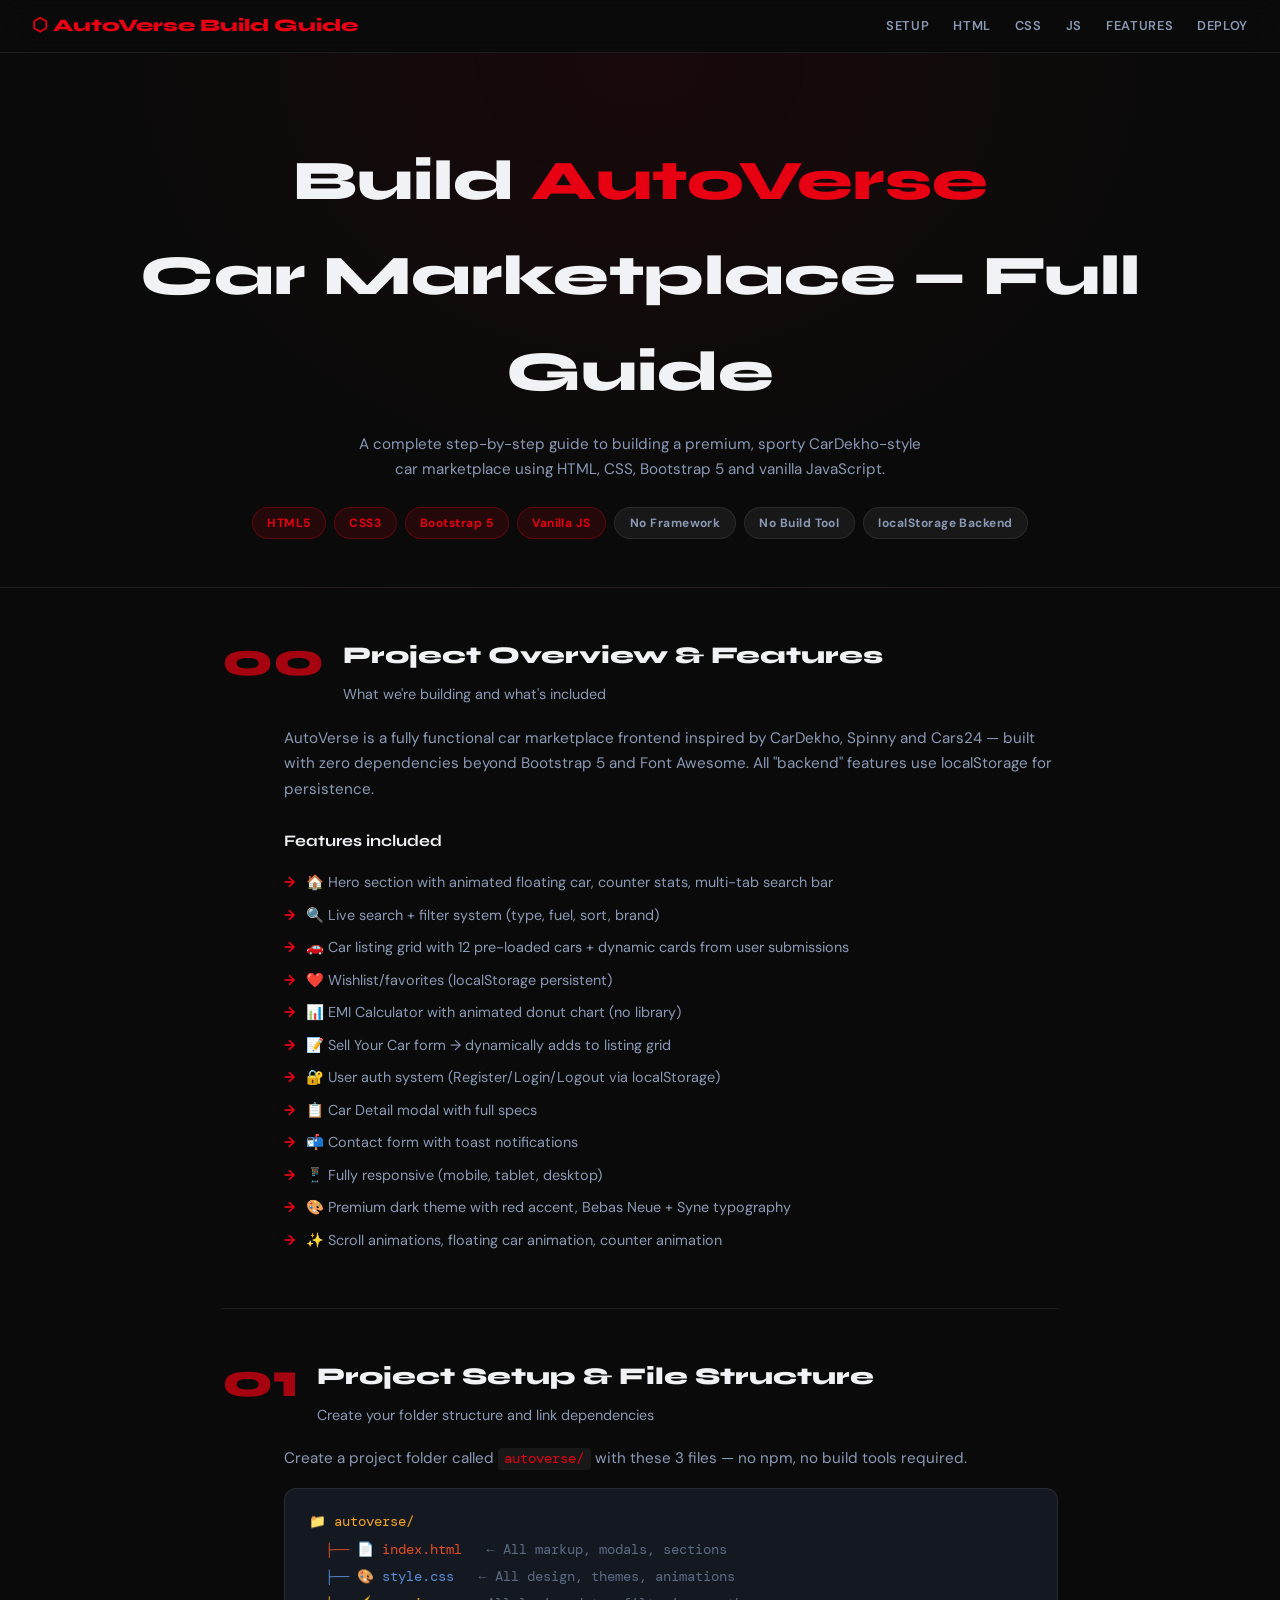
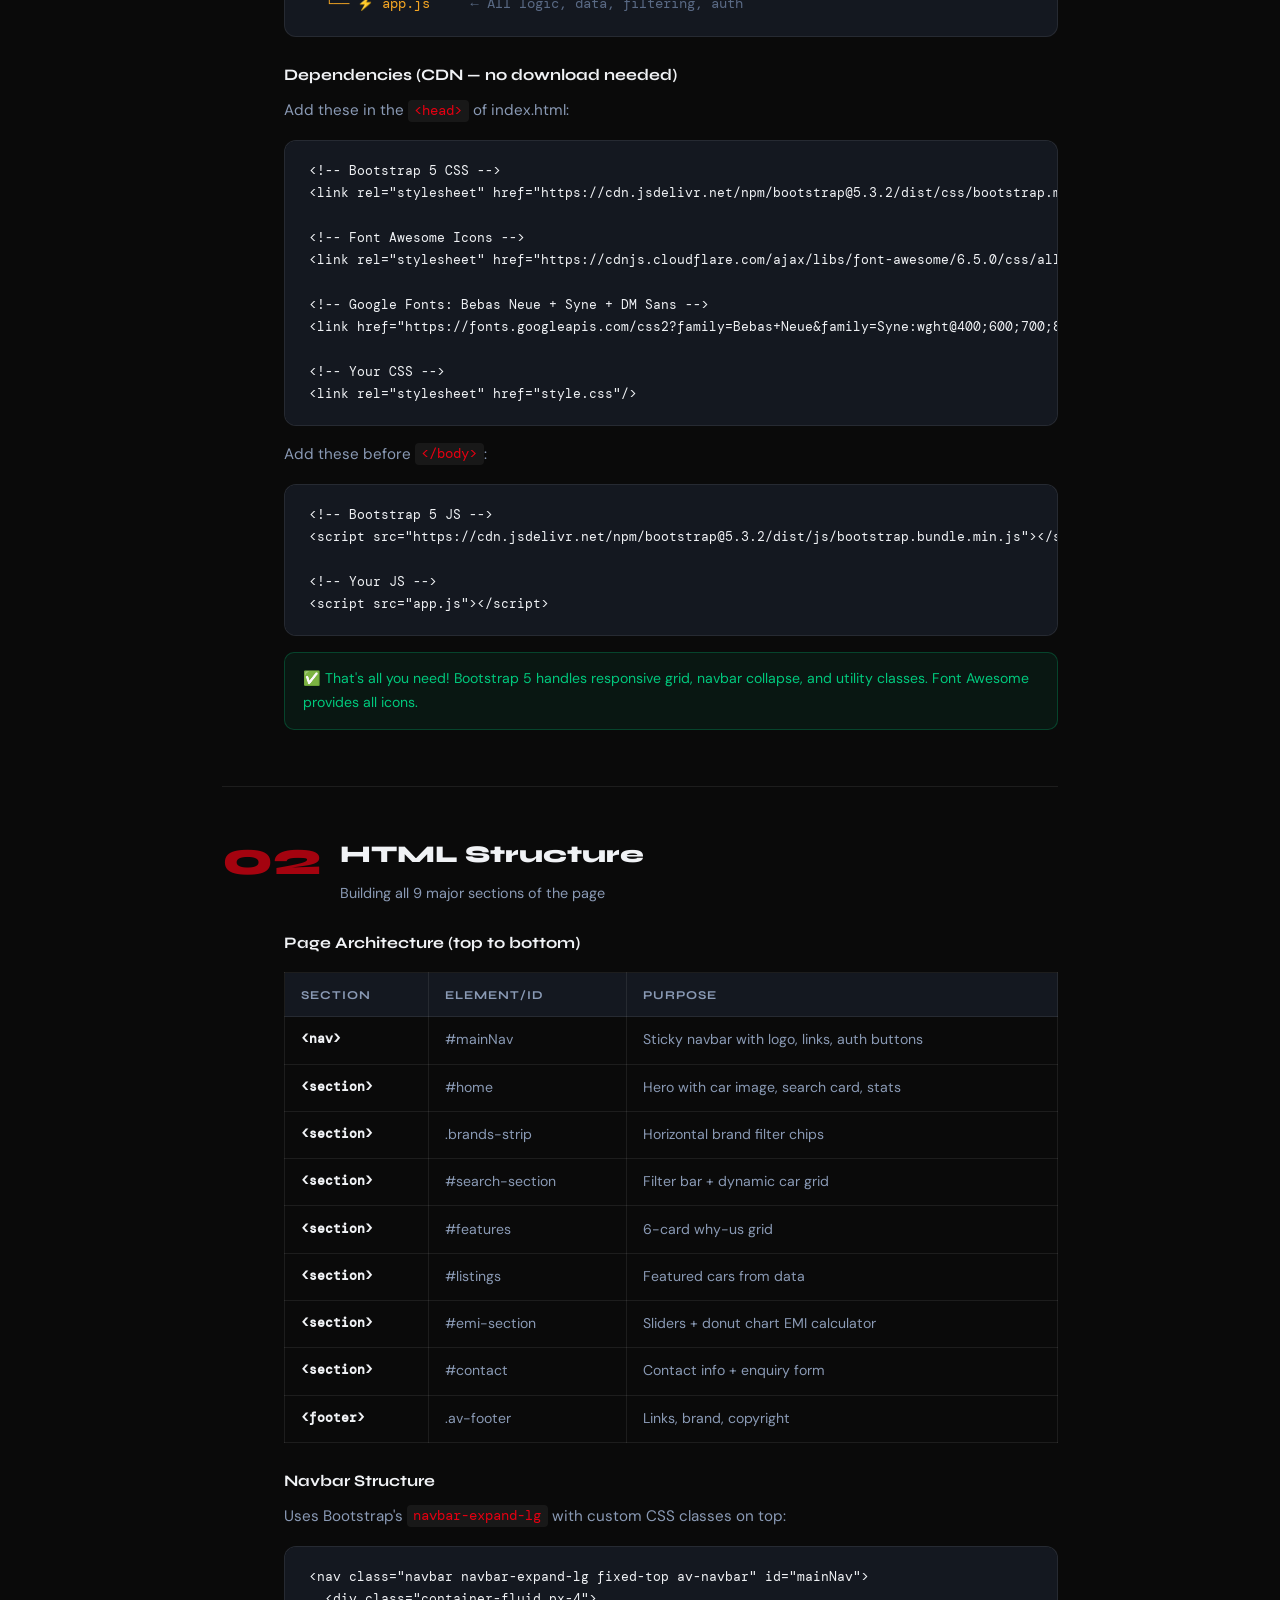
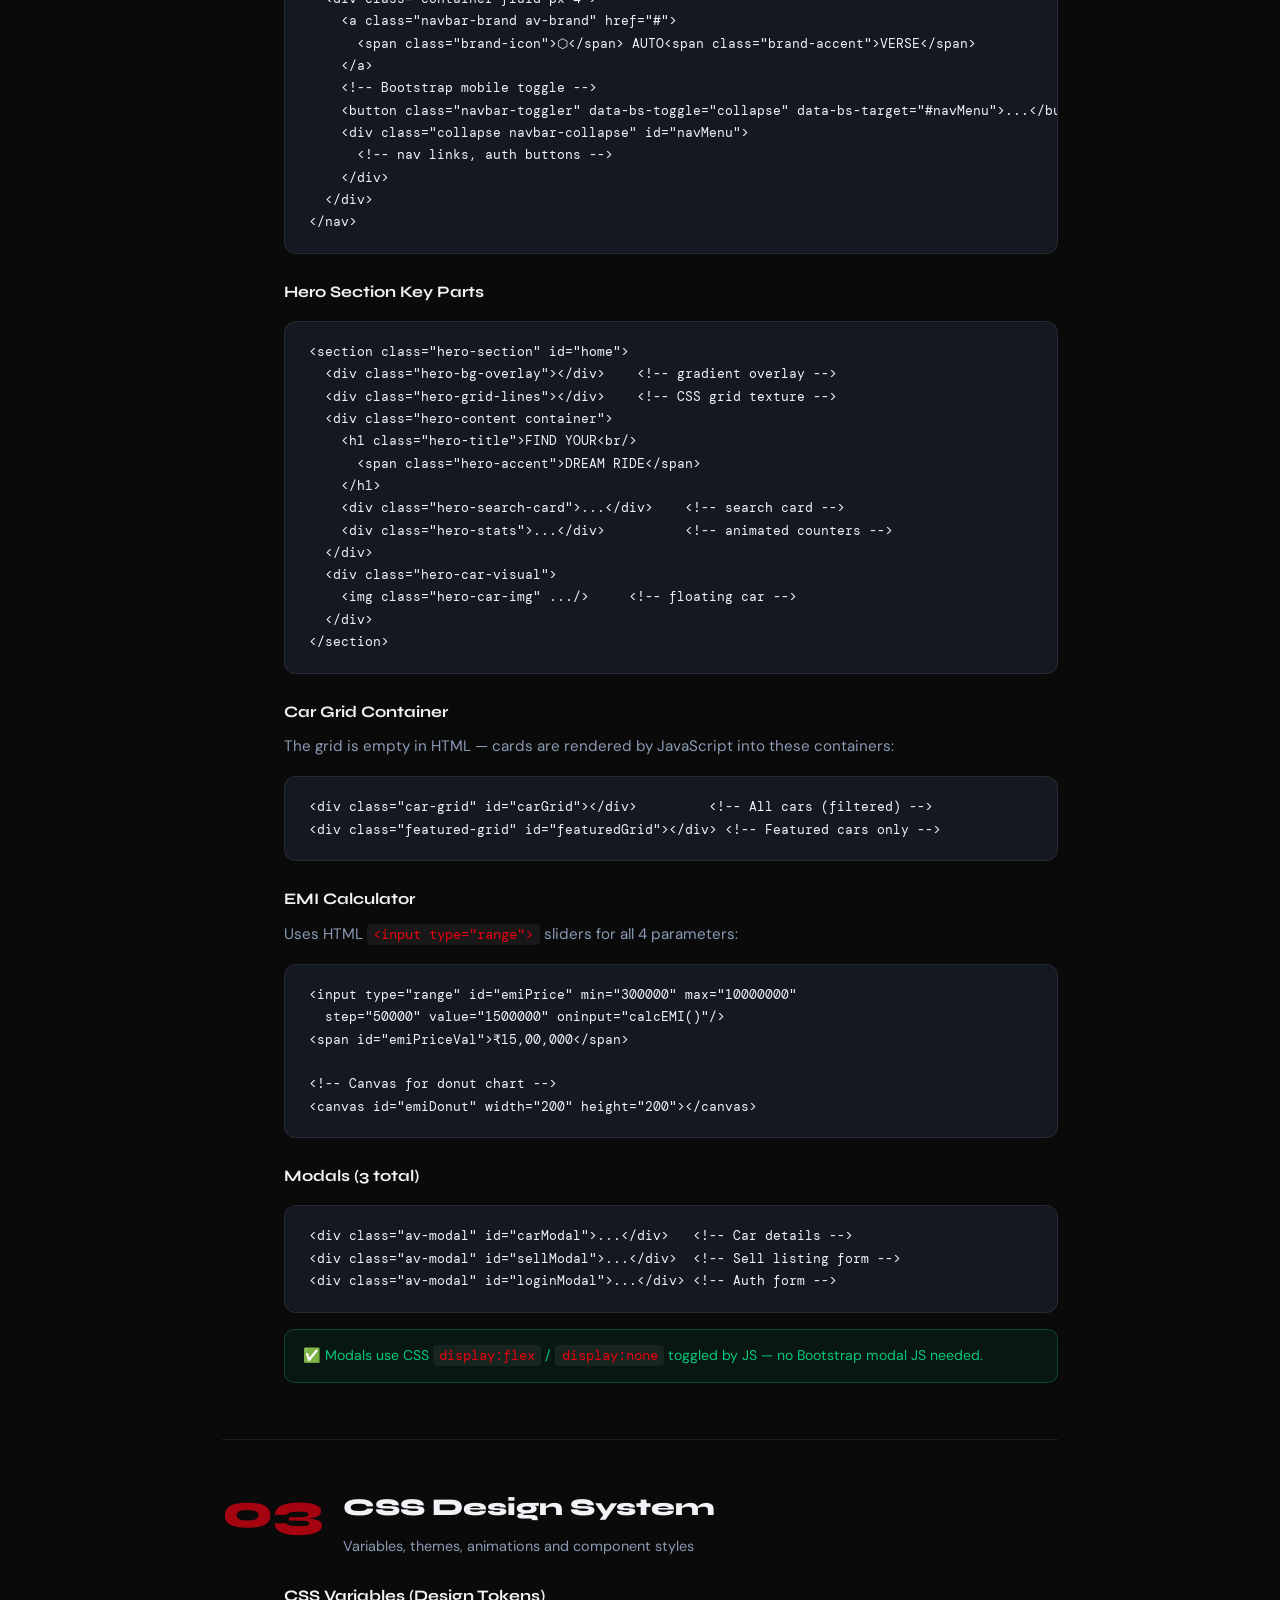
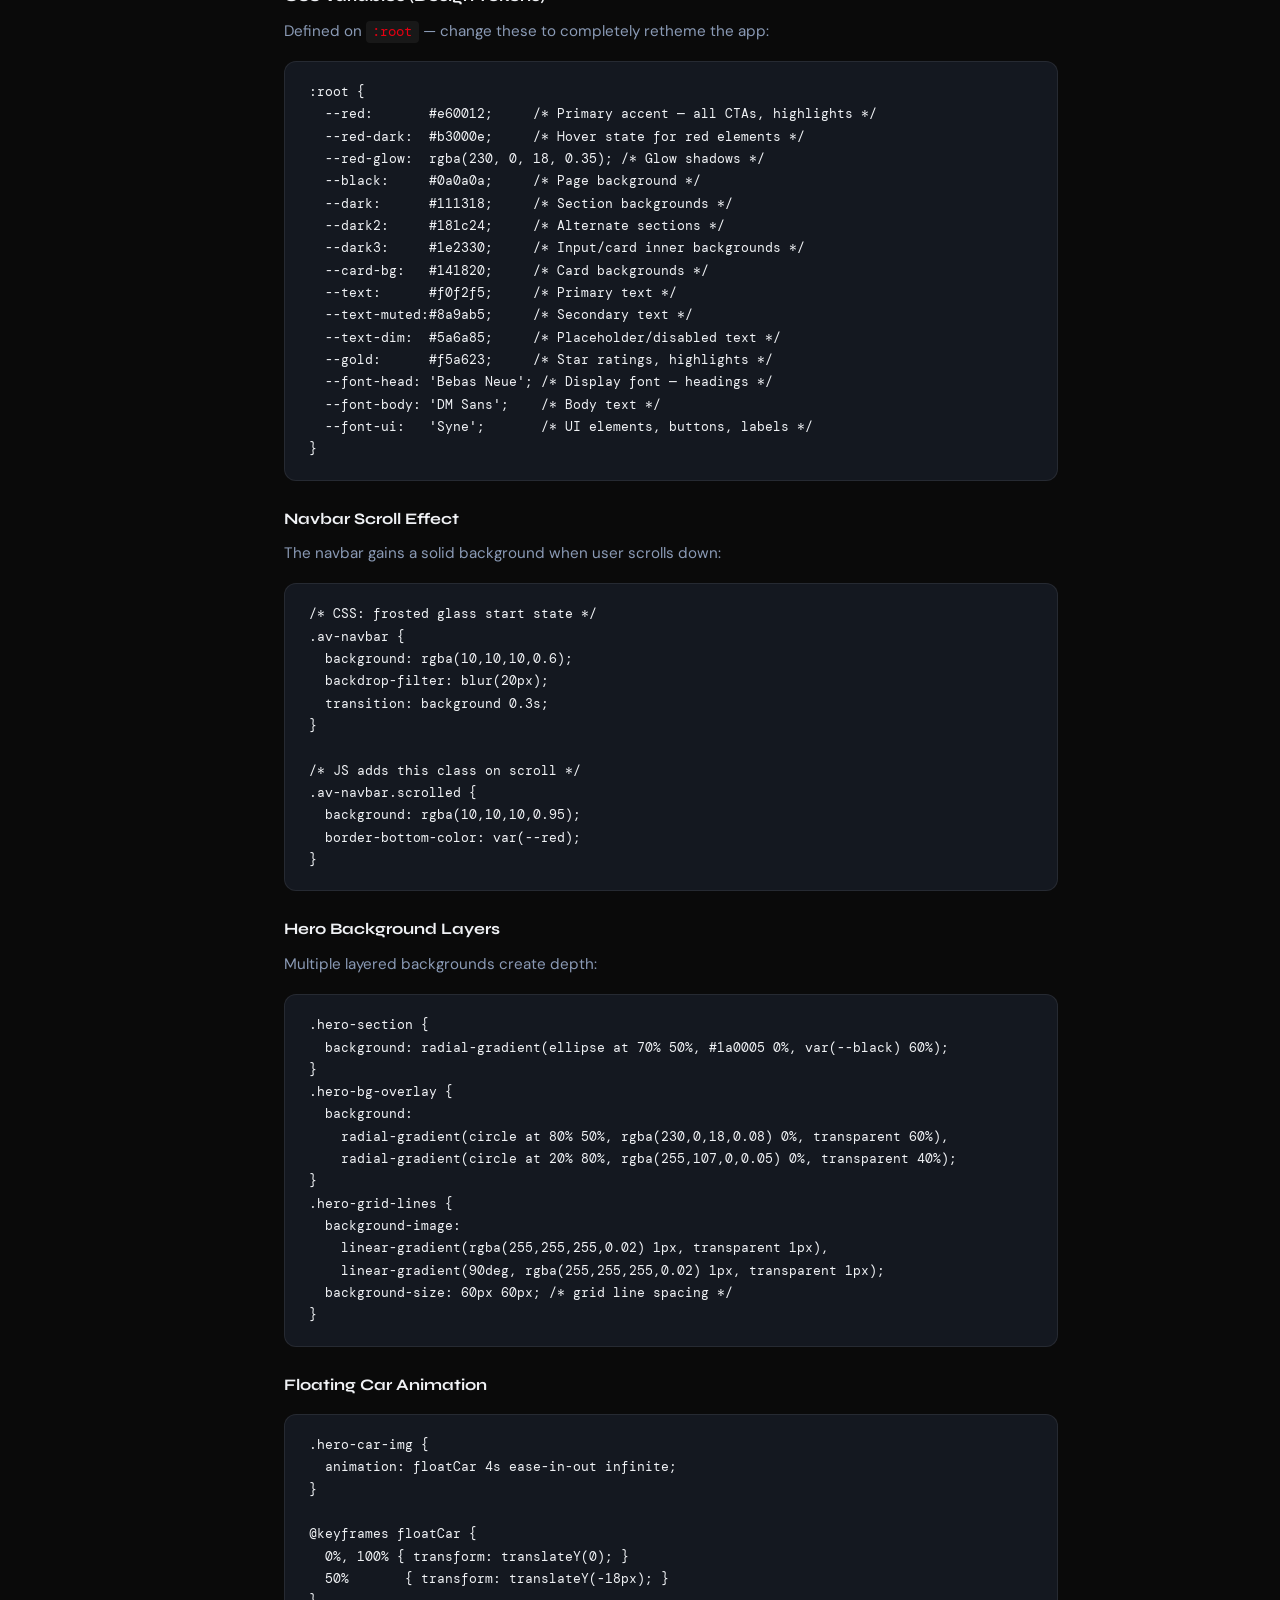
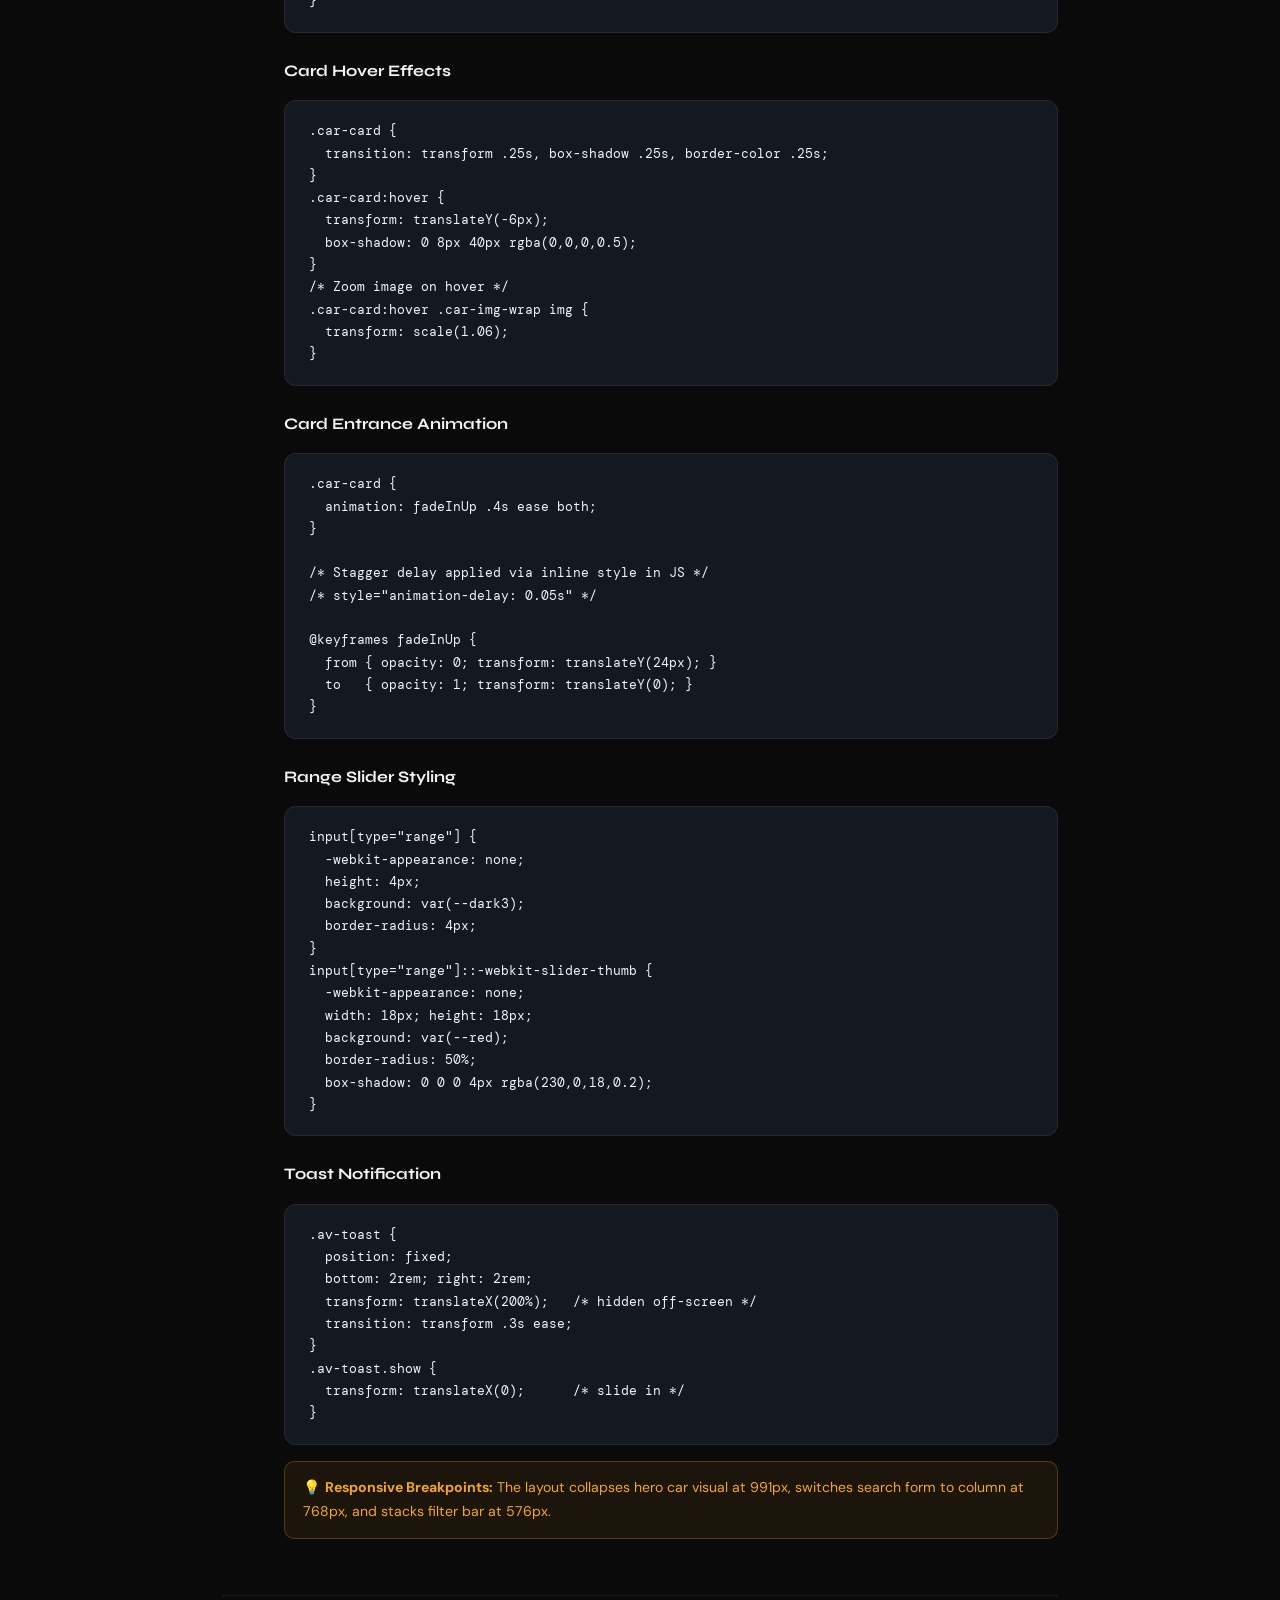
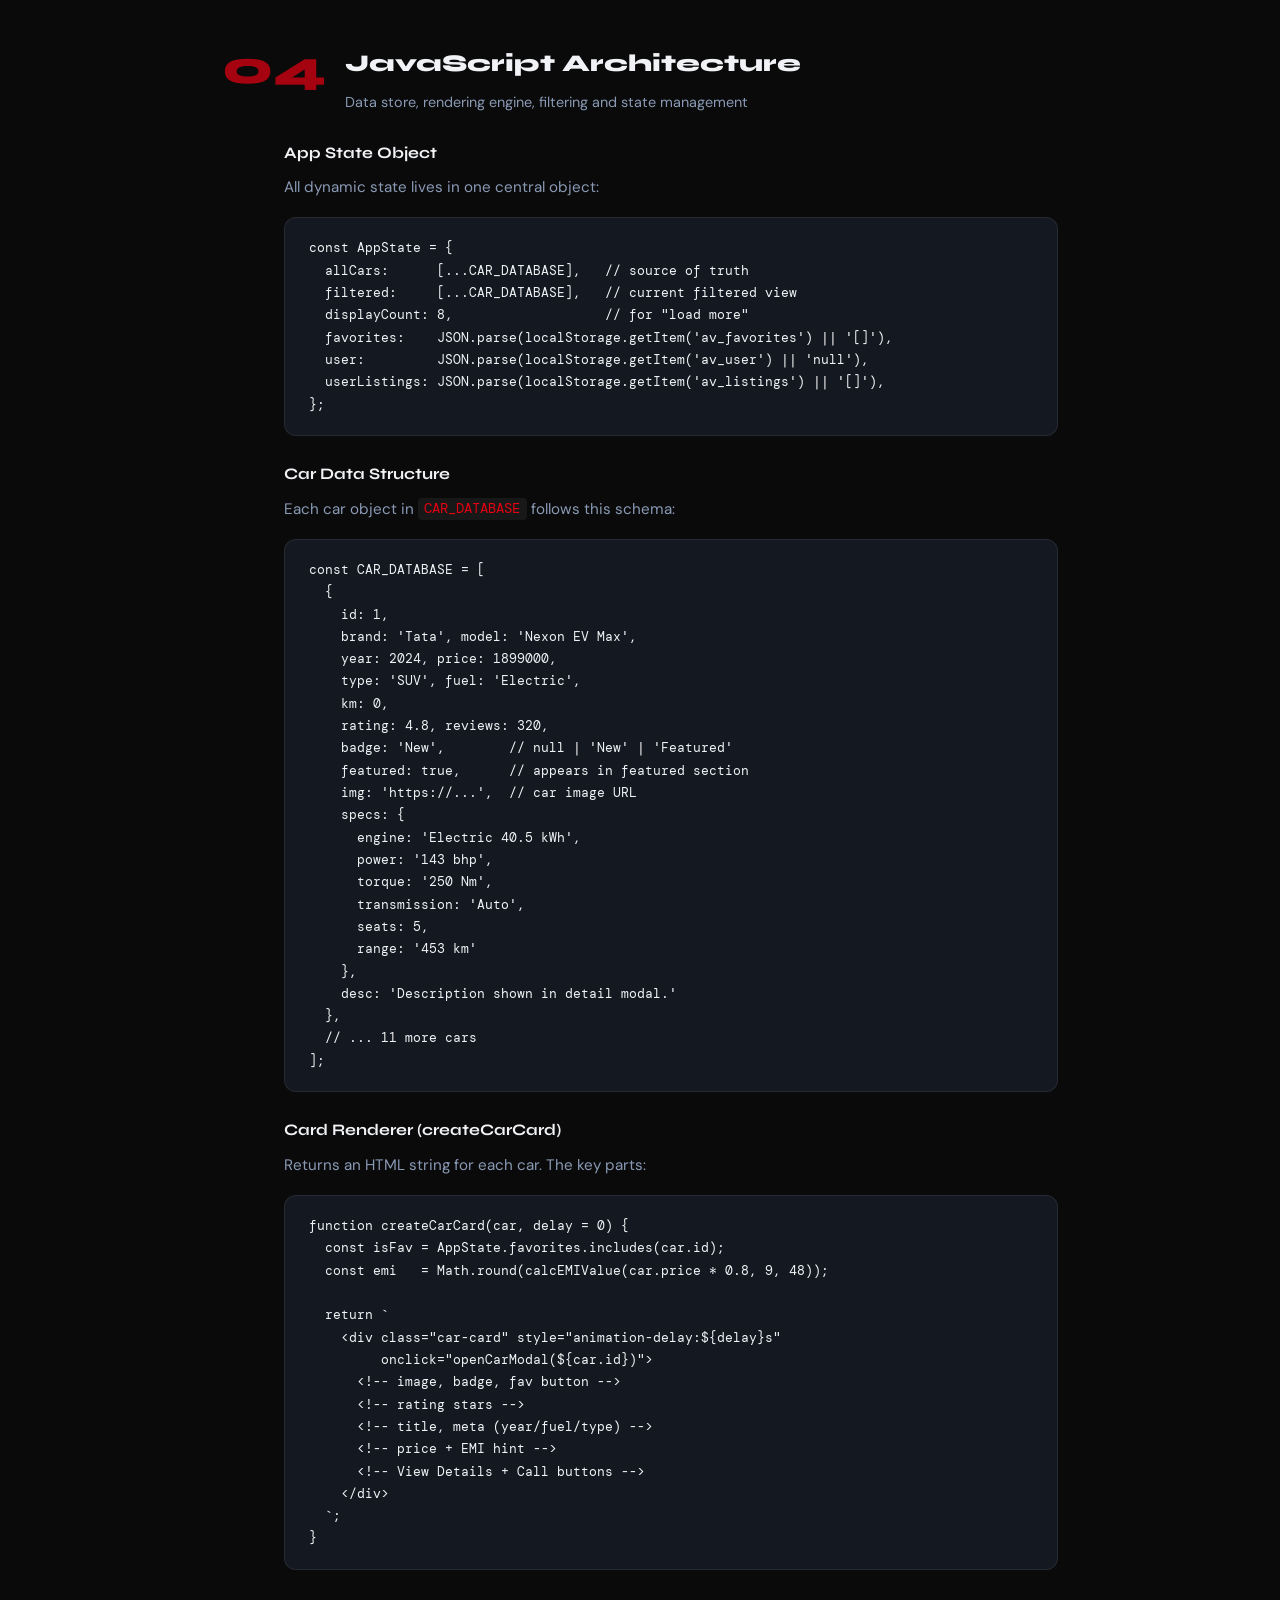
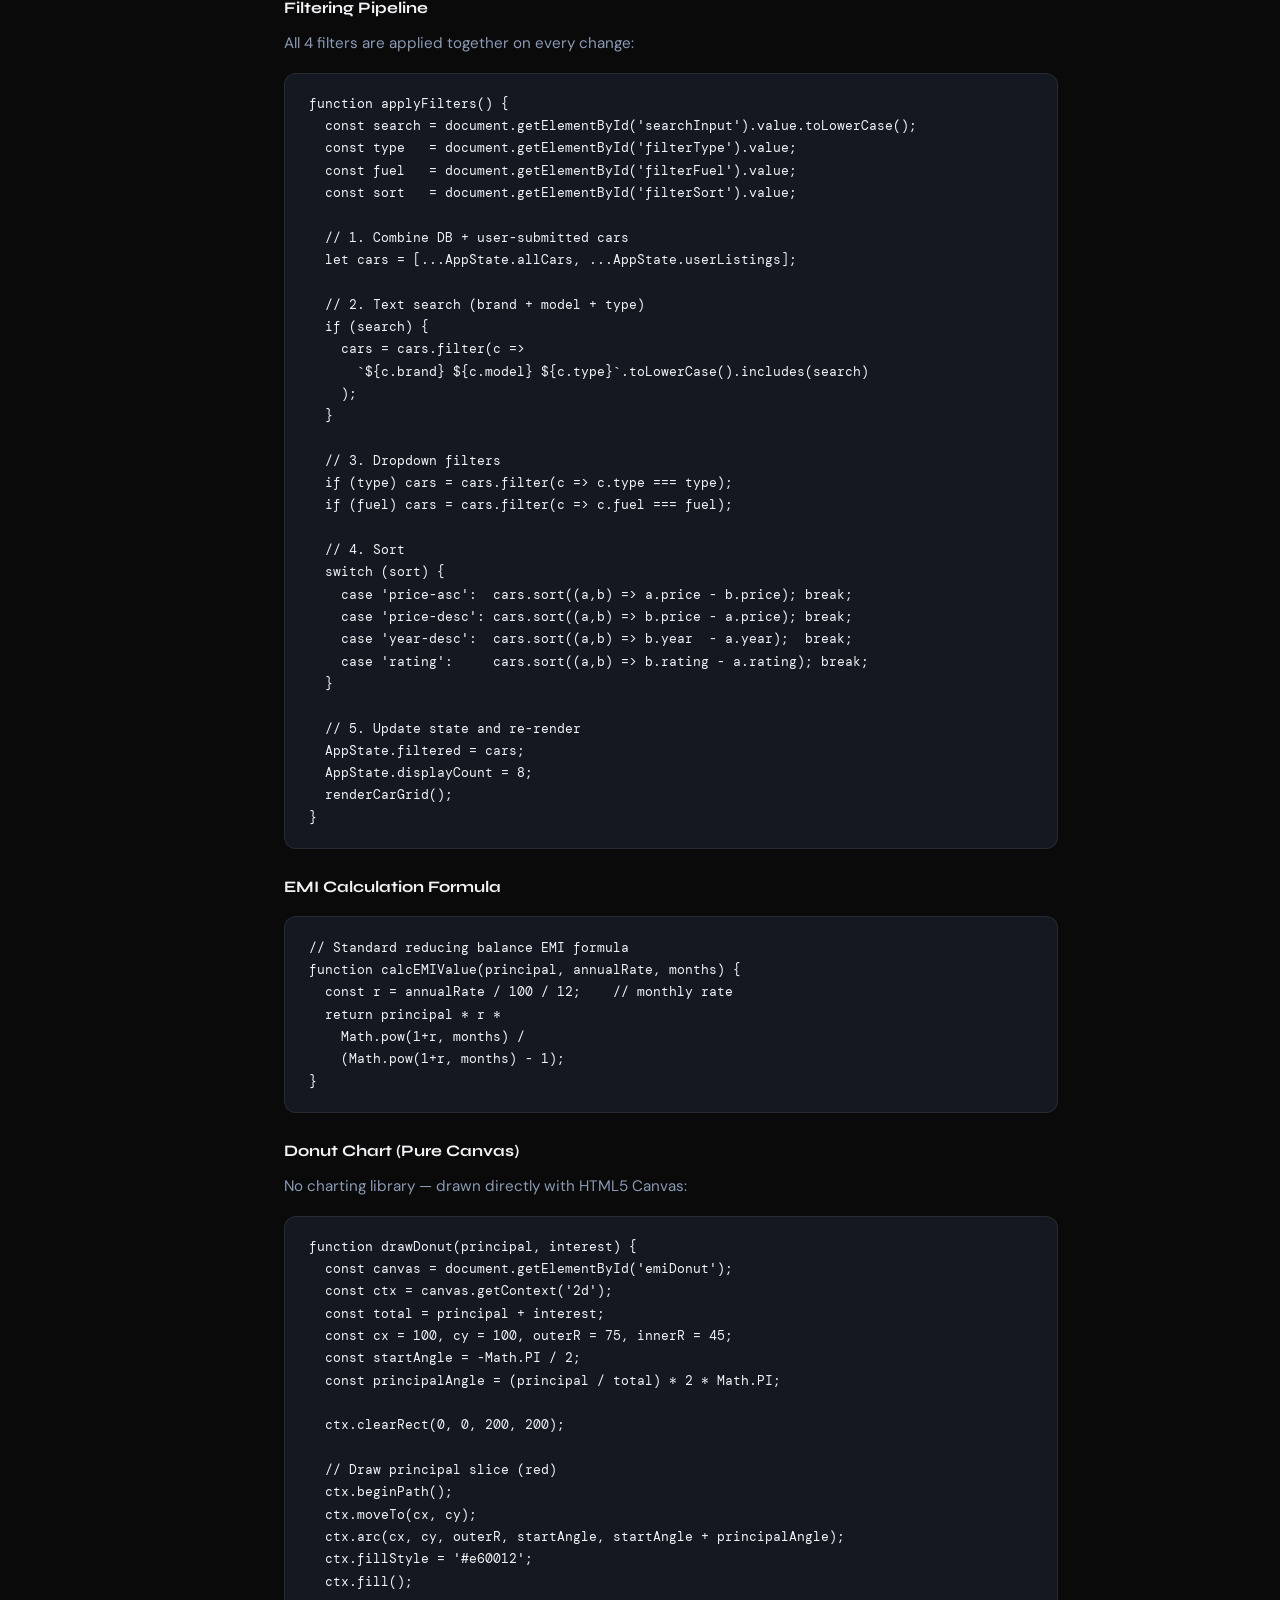
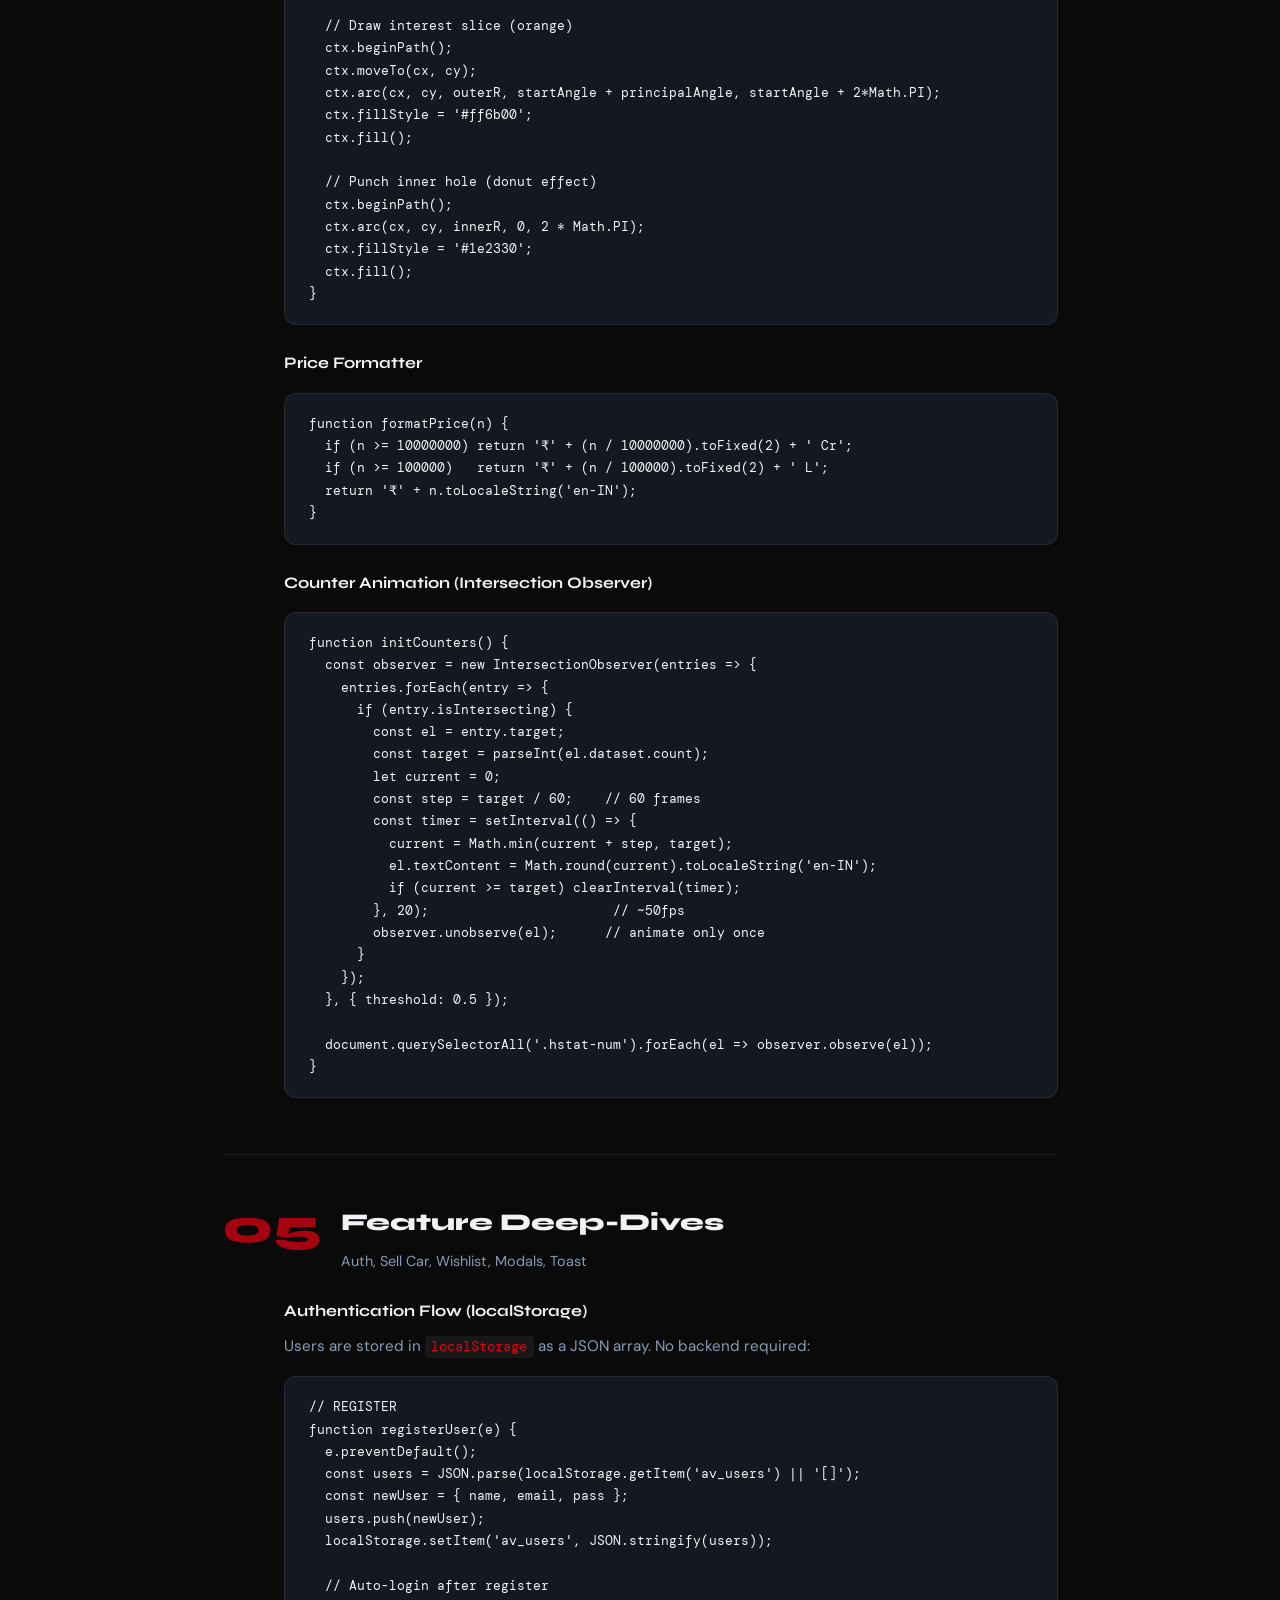
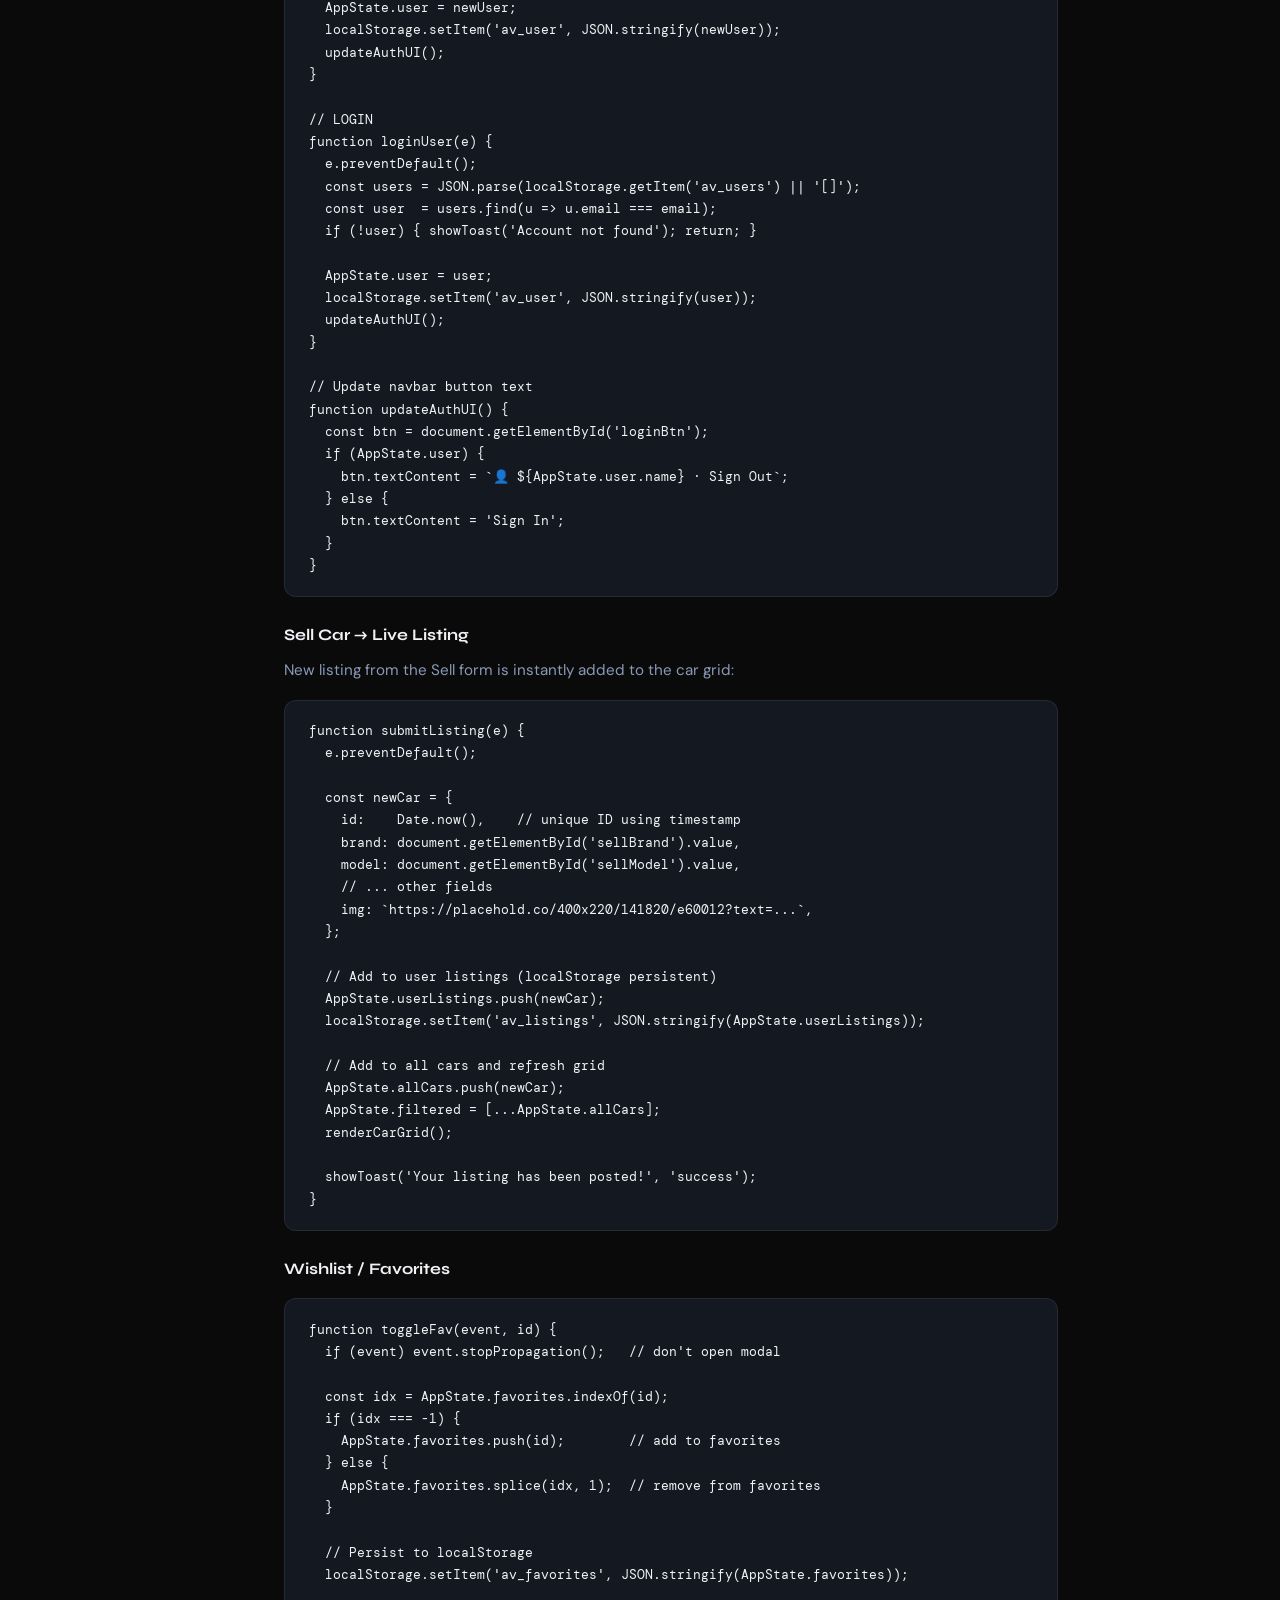
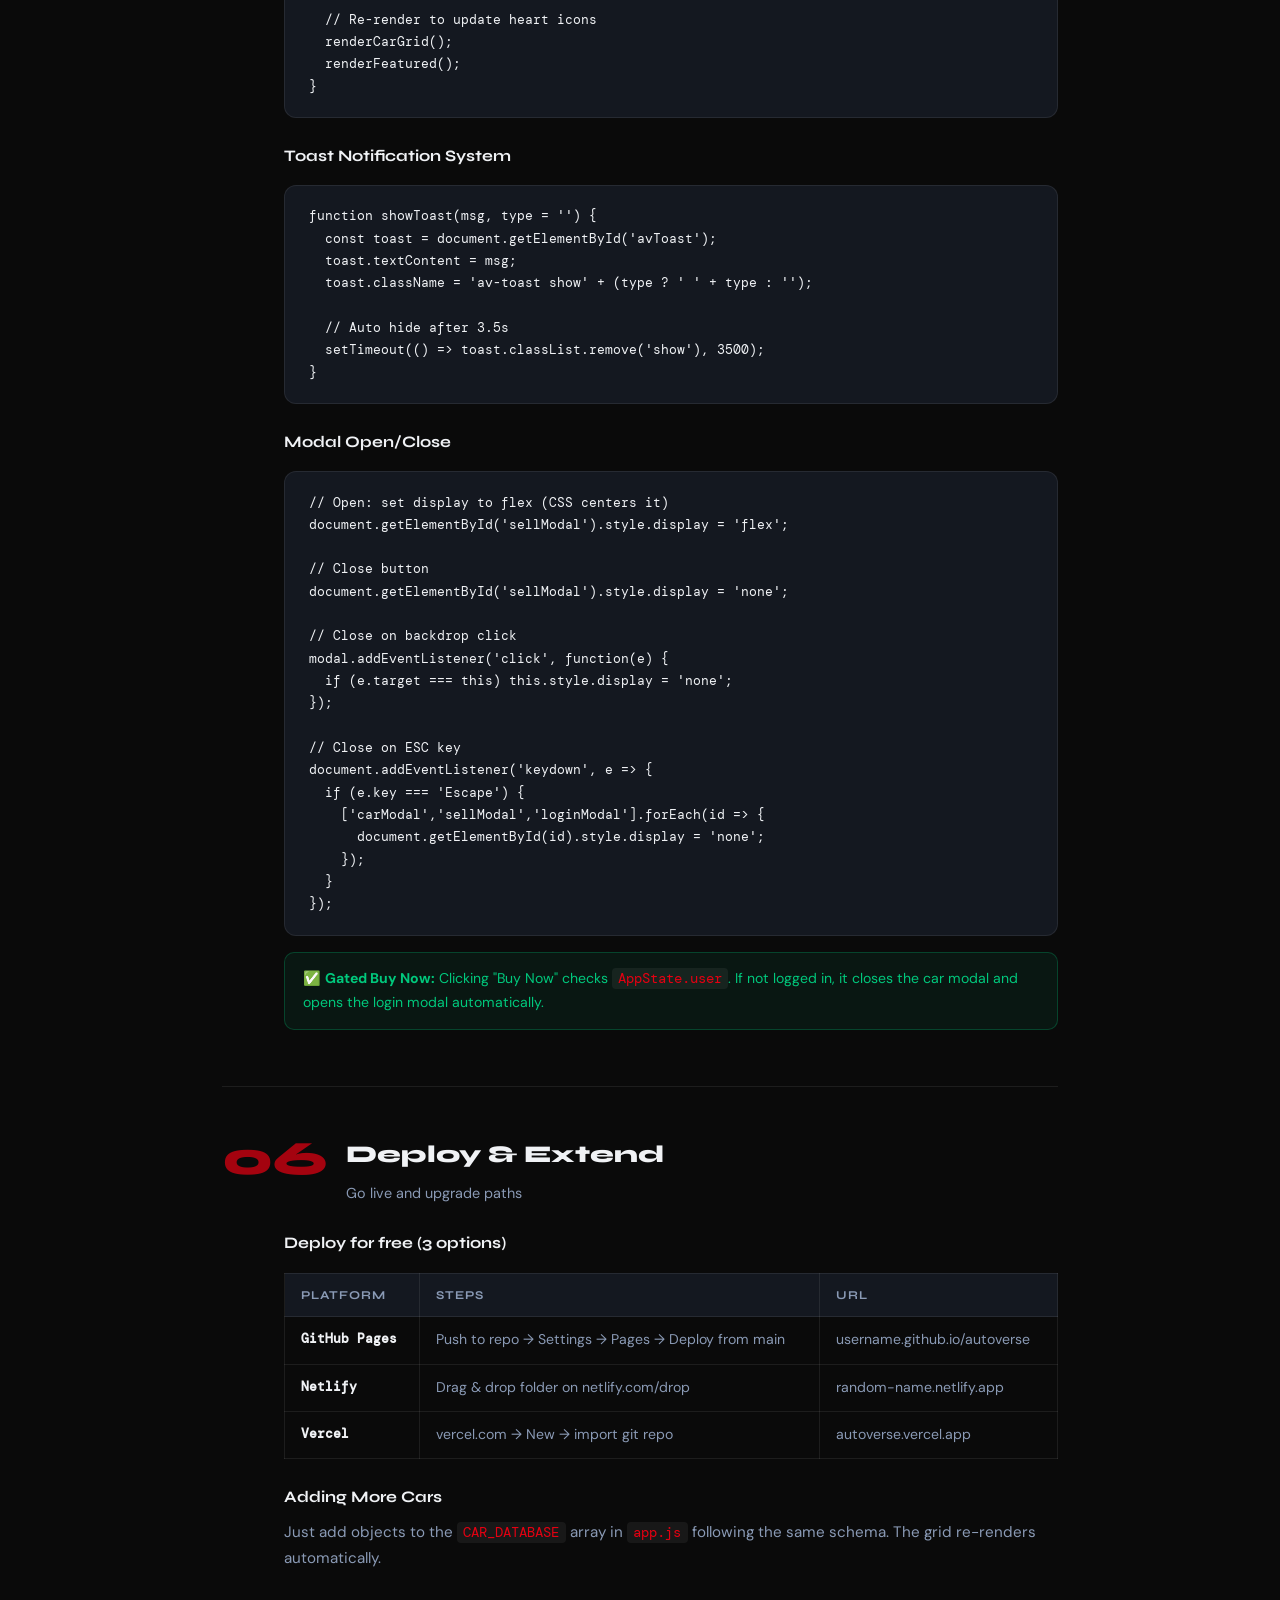
<file: guide.html>
<!DOCTYPE html>
<html lang="en">
<head>
<meta charset="UTF-8"/><meta name="viewport" content="width=device-width,initial-scale=1"/>
<title>AutoVerse — Step-by-Step Build Guide</title>
<link href="https://fonts.googleapis.com/css2?family=Syne:wght@400;700;800&family=DM+Sans:wght@300;400;500&family=DM+Mono:wght@400;500&display=swap" rel="stylesheet"/>
<style>
:root{--red:#e60012;--dark:#0a0a0a;--dark2:#111318;--card:#141820;--border:rgba(255,255,255,0.08);--text:#f0f2f5;--muted:#8a9ab5;--dim:#5a6a85;--green:#00c97d;--gold:#f5a623}
*{box-sizing:border-box;margin:0;padding:0}
body{font-family:'DM Sans',sans-serif;background:var(--dark);color:var(--text);line-height:1.7}
::-webkit-scrollbar{width:5px}::-webkit-scrollbar-thumb{background:var(--red);border-radius:10px}
.guide-nav{position:sticky;top:0;background:rgba(10,10,10,0.9);backdrop-filter:blur(16px);border-bottom:1px solid var(--border);padding:.7rem 2rem;display:flex;align-items:center;justify-content:space-between;z-index:100}
.guide-nav-brand{font-family:'Syne',sans-serif;font-weight:800;font-size:1.1rem;color:var(--red)}
.guide-nav-links{display:flex;gap:1.5rem}
.guide-nav-links a{font-size:.8rem;color:var(--muted);text-decoration:none;font-weight:600;letter-spacing:.05em;text-transform:uppercase;transition:color .2s}
.guide-nav-links a:hover{color:var(--red)}
.guide-hero{padding:5rem 2rem 3rem;text-align:center;border-bottom:1px solid var(--border);background:radial-gradient(ellipse at center top,rgba(230,0,18,0.07),transparent 60%)}
.guide-hero h1{font-family:'Syne',sans-serif;font-size:clamp(2rem,5vw,3.5rem);font-weight:800;margin-bottom:.8rem}
.guide-hero p{color:var(--muted);max-width:580px;margin:0 auto 1.5rem}
.tech-pills{display:flex;gap:.5rem;flex-wrap:wrap;justify-content:center}
.pill{font-size:.75rem;font-weight:700;padding:.3rem .9rem;border-radius:50px;background:rgba(255,255,255,0.06);border:1px solid var(--border);color:var(--muted);letter-spacing:.04em}
.pill.red{background:rgba(230,0,18,0.12);border-color:rgba(230,0,18,0.3);color:var(--red)}
.guide-body{max-width:900px;margin:0 auto;padding:3rem 2rem}
.step{margin-bottom:3.5rem}
.step-header{display:flex;align-items:flex-start;gap:1.2rem;margin-bottom:1.2rem}
.step-num{font-family:'Syne',sans-serif;font-size:3rem;font-weight:800;color:var(--red);line-height:1;min-width:50px;opacity:.7}
.step-title{font-family:'Syne',sans-serif;font-size:1.5rem;font-weight:800;margin-bottom:.3rem}
.step-sub{color:var(--muted);font-size:.9rem}
.step-body{padding-left:62px}
p{color:var(--muted);margin-bottom:1rem;font-size:.95rem}
h4{font-family:'Syne',sans-serif;font-size:1rem;font-weight:700;margin:1.5rem 0 .6rem;color:var(--text)}
pre{background:var(--card);border:1px solid var(--border);border-radius:12px;padding:1.2rem 1.5rem;overflow-x:auto;font-family:'DM Mono',monospace;font-size:.82rem;line-height:1.7;margin:1rem 0}
code{font-family:'DM Mono',monospace;font-size:.85rem;background:rgba(255,255,255,0.06);padding:.15rem .4rem;border-radius:4px;color:var(--red)}
.file-tree{background:var(--card);border:1px solid var(--border);border-radius:12px;padding:1.2rem 1.5rem;font-family:'DM Mono',monospace;font-size:.85rem;line-height:2;margin:1rem 0}
.ft-folder{color:var(--gold)}
.ft-file{color:var(--muted)}
.ft-file.html{color:#e34c26}
.ft-file.css{color:#264de4;color:#5b8dd9}
.ft-file.js{color:var(--gold)}
.note{background:rgba(0,201,125,0.07);border:1px solid rgba(0,201,125,0.25);border-radius:10px;padding:.9rem 1.1rem;font-size:.88rem;color:var(--green);margin:1rem 0}
.warn{background:rgba(230,0,18,0.07);border:1px solid rgba(230,0,18,0.25);border-radius:10px;padding:.9rem 1.1rem;font-size:.88rem;color:#ff7070;margin:1rem 0}
.info{background:rgba(245,166,35,0.07);border:1px solid rgba(245,166,35,0.25);border-radius:10px;padding:.9rem 1.1rem;font-size:.88rem;color:var(--gold);margin:1rem 0}
.feature-list{list-style:none;display:flex;flex-direction:column;gap:.5rem;margin:1rem 0}
.feature-list li{font-size:.9rem;color:var(--muted);padding-left:1.4rem;position:relative}
.feature-list li::before{content:'→';position:absolute;left:0;color:var(--red);font-weight:700}
table{width:100%;border-collapse:collapse;margin:1rem 0;font-size:.88rem}
th{background:var(--card);color:var(--muted);font-family:'Syne',sans-serif;font-size:.75rem;letter-spacing:.08em;text-transform:uppercase;padding:.7rem 1rem;text-align:left;border:1px solid var(--border)}
td{padding:.7rem 1rem;border:1px solid var(--border);color:var(--muted);vertical-align:top}
td:first-child{color:var(--text);font-weight:600;white-space:nowrap;font-family:'DM Mono',monospace;font-size:.82rem}
.divider{border:none;border-top:1px solid var(--border);margin:3rem 0}
</style>
</head>
<body>

<nav class="guide-nav">
  <div class="guide-nav-brand">⬡ AutoVerse Build Guide</div>
  <div class="guide-nav-links">
    <a href="#step1">Setup</a>
    <a href="#step2">HTML</a>
    <a href="#step3">CSS</a>
    <a href="#step4">JS</a>
    <a href="#step5">Features</a>
    <a href="#step6">Deploy</a>
  </div>
</nav>

<div class="guide-hero">
  <h1>Build <span style="color:var(--red)">AutoVerse</span><br/>Car Marketplace — Full Guide</h1>
  <p>A complete step-by-step guide to building a premium, sporty CarDekho-style car marketplace using HTML, CSS, Bootstrap 5 and vanilla JavaScript.</p>
  <div class="tech-pills">
    <span class="pill red">HTML5</span>
    <span class="pill red">CSS3</span>
    <span class="pill red">Bootstrap 5</span>
    <span class="pill red">Vanilla JS</span>
    <span class="pill">No Framework</span>
    <span class="pill">No Build Tool</span>
    <span class="pill">localStorage Backend</span>
  </div>
</div>

<div class="guide-body">

<!-- ══ OVERVIEW ══ -->
<div class="step">
  <div class="step-header">
    <div class="step-num">00</div>
    <div>
      <div class="step-title">Project Overview & Features</div>
      <div class="step-sub">What we're building and what's included</div>
    </div>
  </div>
  <div class="step-body">
    <p>AutoVerse is a fully functional car marketplace frontend inspired by CarDekho, Spinny and Cars24 — built with zero dependencies beyond Bootstrap 5 and Font Awesome. All "backend" features use localStorage for persistence.</p>
    <h4>Features included</h4>
    <ul class="feature-list">
      <li>🏠 Hero section with animated floating car, counter stats, multi-tab search bar</li>
      <li>🔍 Live search + filter system (type, fuel, sort, brand)</li>
      <li>🚗 Car listing grid with 12 pre-loaded cars + dynamic cards from user submissions</li>
      <li>❤️ Wishlist/favorites (localStorage persistent)</li>
      <li>📊 EMI Calculator with animated donut chart (no library)</li>
      <li>📝 Sell Your Car form → dynamically adds to listing grid</li>
      <li>🔐 User auth system (Register/Login/Logout via localStorage)</li>
      <li>📋 Car Detail modal with full specs</li>
      <li>📬 Contact form with toast notifications</li>
      <li>📱 Fully responsive (mobile, tablet, desktop)</li>
      <li>🎨 Premium dark theme with red accent, Bebas Neue + Syne typography</li>
      <li>✨ Scroll animations, floating car animation, counter animation</li>
    </ul>
  </div>
</div>

<hr class="divider"/>

<!-- ══ STEP 1: FILE STRUCTURE ══ -->
<div class="step" id="step1">
  <div class="step-header">
    <div class="step-num">01</div>
    <div>
      <div class="step-title">Project Setup & File Structure</div>
      <div class="step-sub">Create your folder structure and link dependencies</div>
    </div>
  </div>
  <div class="step-body">
    <p>Create a project folder called <code>autoverse/</code> with these 3 files — no npm, no build tools required.</p>
    <div class="file-tree">
      <span class="ft-folder">📁 autoverse/</span><br/>
      &nbsp;&nbsp;<span class="ft-file html">├── 📄 index.html</span> &nbsp;&nbsp;<span style="color:var(--dim)">← All markup, modals, sections</span><br/>
      &nbsp;&nbsp;<span class="ft-file css">├── 🎨 style.css</span> &nbsp;&nbsp;<span style="color:var(--dim)">← All design, themes, animations</span><br/>
      &nbsp;&nbsp;<span class="ft-file js">└── ⚡ app.js</span> &nbsp;&nbsp;&nbsp;&nbsp;<span style="color:var(--dim)">← All logic, data, filtering, auth</span>
    </div>
    <h4>Dependencies (CDN — no download needed)</h4>
    <p>Add these in the <code>&lt;head&gt;</code> of index.html:</p>
    <pre>&lt;!-- Bootstrap 5 CSS --&gt;
&lt;link rel="stylesheet" href="https://cdn.jsdelivr.net/npm/bootstrap@5.3.2/dist/css/bootstrap.min.css"/&gt;

&lt;!-- Font Awesome Icons --&gt;
&lt;link rel="stylesheet" href="https://cdnjs.cloudflare.com/ajax/libs/font-awesome/6.5.0/css/all.min.css"/&gt;

&lt;!-- Google Fonts: Bebas Neue + Syne + DM Sans --&gt;
&lt;link href="https://fonts.googleapis.com/css2?family=Bebas+Neue&amp;family=Syne:wght@400;600;700;800&amp;family=DM+Sans:wght@300;400;500&amp;display=swap" rel="stylesheet"/&gt;

&lt;!-- Your CSS --&gt;
&lt;link rel="stylesheet" href="style.css"/&gt;</pre>
    <p>Add these before <code>&lt;/body&gt;</code>:</p>
    <pre>&lt;!-- Bootstrap 5 JS --&gt;
&lt;script src="https://cdn.jsdelivr.net/npm/bootstrap@5.3.2/dist/js/bootstrap.bundle.min.js"&gt;&lt;/script&gt;

&lt;!-- Your JS --&gt;
&lt;script src="app.js"&gt;&lt;/script&gt;</pre>
    <div class="note">✅ That's all you need! Bootstrap 5 handles responsive grid, navbar collapse, and utility classes. Font Awesome provides all icons.</div>
  </div>
</div>

<hr class="divider"/>

<!-- ══ STEP 2: HTML STRUCTURE ══ -->
<div class="step" id="step2">
  <div class="step-header">
    <div class="step-num">02</div>
    <div>
      <div class="step-title">HTML Structure</div>
      <div class="step-sub">Building all 9 major sections of the page</div>
    </div>
  </div>
  <div class="step-body">
    <h4>Page Architecture (top to bottom)</h4>
    <table>
      <thead><tr><th>Section</th><th>Element/ID</th><th>Purpose</th></tr></thead>
      <tbody>
        <tr><td>&lt;nav&gt;</td><td>#mainNav</td><td>Sticky navbar with logo, links, auth buttons</td></tr>
        <tr><td>&lt;section&gt;</td><td>#home</td><td>Hero with car image, search card, stats</td></tr>
        <tr><td>&lt;section&gt;</td><td>.brands-strip</td><td>Horizontal brand filter chips</td></tr>
        <tr><td>&lt;section&gt;</td><td>#search-section</td><td>Filter bar + dynamic car grid</td></tr>
        <tr><td>&lt;section&gt;</td><td>#features</td><td>6-card why-us grid</td></tr>
        <tr><td>&lt;section&gt;</td><td>#listings</td><td>Featured cars from data</td></tr>
        <tr><td>&lt;section&gt;</td><td>#emi-section</td><td>Sliders + donut chart EMI calculator</td></tr>
        <tr><td>&lt;section&gt;</td><td>#contact</td><td>Contact info + enquiry form</td></tr>
        <tr><td>&lt;footer&gt;</td><td>.av-footer</td><td>Links, brand, copyright</td></tr>
      </tbody>
    </table>

    <h4>Navbar Structure</h4>
    <p>Uses Bootstrap's <code>navbar-expand-lg</code> with custom CSS classes on top:</p>
    <pre>&lt;nav class="navbar navbar-expand-lg fixed-top av-navbar" id="mainNav"&gt;
  &lt;div class="container-fluid px-4"&gt;
    &lt;a class="navbar-brand av-brand" href="#"&gt;
      &lt;span class="brand-icon"&gt;⬡&lt;/span&gt; AUTO&lt;span class="brand-accent"&gt;VERSE&lt;/span&gt;
    &lt;/a&gt;
    &lt;!-- Bootstrap mobile toggle --&gt;
    &lt;button class="navbar-toggler" data-bs-toggle="collapse" data-bs-target="#navMenu"&gt;...&lt;/button&gt;
    &lt;div class="collapse navbar-collapse" id="navMenu"&gt;
      &lt;!-- nav links, auth buttons --&gt;
    &lt;/div&gt;
  &lt;/div&gt;
&lt;/nav&gt;</pre>

    <h4>Hero Section Key Parts</h4>
    <pre>&lt;section class="hero-section" id="home"&gt;
  &lt;div class="hero-bg-overlay"&gt;&lt;/div&gt;    &lt;!-- gradient overlay --&gt;
  &lt;div class="hero-grid-lines"&gt;&lt;/div&gt;    &lt;!-- CSS grid texture --&gt;
  &lt;div class="hero-content container"&gt;
    &lt;h1 class="hero-title"&gt;FIND YOUR&lt;br/&gt;
      &lt;span class="hero-accent"&gt;DREAM RIDE&lt;/span&gt;
    &lt;/h1&gt;
    &lt;div class="hero-search-card"&gt;...&lt;/div&gt;    &lt;!-- search card --&gt;
    &lt;div class="hero-stats"&gt;...&lt;/div&gt;          &lt;!-- animated counters --&gt;
  &lt;/div&gt;
  &lt;div class="hero-car-visual"&gt;
    &lt;img class="hero-car-img" .../&gt;     &lt;!-- floating car --&gt;
  &lt;/div&gt;
&lt;/section&gt;</pre>

    <h4>Car Grid Container</h4>
    <p>The grid is empty in HTML — cards are rendered by JavaScript into these containers:</p>
    <pre>&lt;div class="car-grid" id="carGrid"&gt;&lt;/div&gt;         &lt;!-- All cars (filtered) --&gt;
&lt;div class="featured-grid" id="featuredGrid"&gt;&lt;/div&gt; &lt;!-- Featured cars only --&gt;</pre>

    <h4>EMI Calculator</h4>
    <p>Uses HTML <code>&lt;input type="range"&gt;</code> sliders for all 4 parameters:</p>
    <pre>&lt;input type="range" id="emiPrice" min="300000" max="10000000"
  step="50000" value="1500000" oninput="calcEMI()"/&gt;
&lt;span id="emiPriceVal"&gt;₹15,00,000&lt;/span&gt;

&lt;!-- Canvas for donut chart --&gt;
&lt;canvas id="emiDonut" width="200" height="200"&gt;&lt;/canvas&gt;</pre>

    <h4>Modals (3 total)</h4>
    <pre>&lt;div class="av-modal" id="carModal"&gt;...&lt;/div&gt;   &lt;!-- Car details --&gt;
&lt;div class="av-modal" id="sellModal"&gt;...&lt;/div&gt;  &lt;!-- Sell listing form --&gt;
&lt;div class="av-modal" id="loginModal"&gt;...&lt;/div&gt; &lt;!-- Auth form --&gt;</pre>
    <div class="note">✅ Modals use CSS <code>display:flex</code> / <code>display:none</code> toggled by JS — no Bootstrap modal JS needed.</div>
  </div>
</div>

<hr class="divider"/>

<!-- ══ STEP 3: CSS ══ -->
<div class="step" id="step3">
  <div class="step-header">
    <div class="step-num">03</div>
    <div>
      <div class="step-title">CSS Design System</div>
      <div class="step-sub">Variables, themes, animations and component styles</div>
    </div>
  </div>
  <div class="step-body">
    <h4>CSS Variables (Design Tokens)</h4>
    <p>Defined on <code>:root</code> — change these to completely retheme the app:</p>
    <pre>:root {
  --red:       #e60012;     /* Primary accent — all CTAs, highlights */
  --red-dark:  #b3000e;     /* Hover state for red elements */
  --red-glow:  rgba(230, 0, 18, 0.35); /* Glow shadows */
  --black:     #0a0a0a;     /* Page background */
  --dark:      #111318;     /* Section backgrounds */
  --dark2:     #181c24;     /* Alternate sections */
  --dark3:     #1e2330;     /* Input/card inner backgrounds */
  --card-bg:   #141820;     /* Card backgrounds */
  --text:      #f0f2f5;     /* Primary text */
  --text-muted:#8a9ab5;     /* Secondary text */
  --text-dim:  #5a6a85;     /* Placeholder/disabled text */
  --gold:      #f5a623;     /* Star ratings, highlights */
  --font-head: 'Bebas Neue'; /* Display font — headings */
  --font-body: 'DM Sans';    /* Body text */
  --font-ui:   'Syne';       /* UI elements, buttons, labels */
}</pre>

    <h4>Navbar Scroll Effect</h4>
    <p>The navbar gains a solid background when user scrolls down:</p>
    <pre>/* CSS: frosted glass start state */
.av-navbar {
  background: rgba(10,10,10,0.6);
  backdrop-filter: blur(20px);
  transition: background 0.3s;
}

/* JS adds this class on scroll */
.av-navbar.scrolled {
  background: rgba(10,10,10,0.95);
  border-bottom-color: var(--red);
}</pre>

    <h4>Hero Background Layers</h4>
    <p>Multiple layered backgrounds create depth:</p>
    <pre>.hero-section {
  background: radial-gradient(ellipse at 70% 50%, #1a0005 0%, var(--black) 60%);
}
.hero-bg-overlay {
  background: 
    radial-gradient(circle at 80% 50%, rgba(230,0,18,0.08) 0%, transparent 60%),
    radial-gradient(circle at 20% 80%, rgba(255,107,0,0.05) 0%, transparent 40%);
}
.hero-grid-lines {
  background-image: 
    linear-gradient(rgba(255,255,255,0.02) 1px, transparent 1px),
    linear-gradient(90deg, rgba(255,255,255,0.02) 1px, transparent 1px);
  background-size: 60px 60px; /* grid line spacing */
}</pre>

    <h4>Floating Car Animation</h4>
    <pre>.hero-car-img {
  animation: floatCar 4s ease-in-out infinite;
}

@keyframes floatCar {
  0%, 100% { transform: translateY(0); }
  50%       { transform: translateY(-18px); }
}</pre>

    <h4>Card Hover Effects</h4>
    <pre>.car-card {
  transition: transform .25s, box-shadow .25s, border-color .25s;
}
.car-card:hover {
  transform: translateY(-6px);
  box-shadow: 0 8px 40px rgba(0,0,0,0.5);
}
/* Zoom image on hover */
.car-card:hover .car-img-wrap img {
  transform: scale(1.06);
}</pre>

    <h4>Card Entrance Animation</h4>
    <pre>.car-card {
  animation: fadeInUp .4s ease both;
}

/* Stagger delay applied via inline style in JS */
/* style="animation-delay: 0.05s" */

@keyframes fadeInUp {
  from { opacity: 0; transform: translateY(24px); }
  to   { opacity: 1; transform: translateY(0); }
}</pre>

    <h4>Range Slider Styling</h4>
    <pre>input[type="range"] {
  -webkit-appearance: none;
  height: 4px;
  background: var(--dark3);
  border-radius: 4px;
}
input[type="range"]::-webkit-slider-thumb {
  -webkit-appearance: none;
  width: 18px; height: 18px;
  background: var(--red);
  border-radius: 50%;
  box-shadow: 0 0 0 4px rgba(230,0,18,0.2);
}</pre>

    <h4>Toast Notification</h4>
    <pre>.av-toast {
  position: fixed;
  bottom: 2rem; right: 2rem;
  transform: translateX(200%);   /* hidden off-screen */
  transition: transform .3s ease;
}
.av-toast.show {
  transform: translateX(0);      /* slide in */
}</pre>

    <div class="info">💡 <strong>Responsive Breakpoints:</strong> The layout collapses hero car visual at 991px, switches search form to column at 768px, and stacks filter bar at 576px.</div>
  </div>
</div>

<hr class="divider"/>

<!-- ══ STEP 4: JAVASCRIPT ══ -->
<div class="step" id="step4">
  <div class="step-header">
    <div class="step-num">04</div>
    <div>
      <div class="step-title">JavaScript Architecture</div>
      <div class="step-sub">Data store, rendering engine, filtering and state management</div>
    </div>
  </div>
  <div class="step-body">
    <h4>App State Object</h4>
    <p>All dynamic state lives in one central object:</p>
    <pre>const AppState = {
  allCars:      [...CAR_DATABASE],   // source of truth
  filtered:     [...CAR_DATABASE],   // current filtered view
  displayCount: 8,                   // for "load more"
  favorites:    JSON.parse(localStorage.getItem('av_favorites') || '[]'),
  user:         JSON.parse(localStorage.getItem('av_user') || 'null'),
  userListings: JSON.parse(localStorage.getItem('av_listings') || '[]'),
};</pre>

    <h4>Car Data Structure</h4>
    <p>Each car object in <code>CAR_DATABASE</code> follows this schema:</p>
    <pre>const CAR_DATABASE = [
  {
    id: 1,
    brand: 'Tata', model: 'Nexon EV Max',
    year: 2024, price: 1899000,
    type: 'SUV', fuel: 'Electric',
    km: 0,
    rating: 4.8, reviews: 320,
    badge: 'New',        // null | 'New' | 'Featured'
    featured: true,      // appears in featured section
    img: 'https://...',  // car image URL
    specs: {
      engine: 'Electric 40.5 kWh',
      power: '143 bhp',
      torque: '250 Nm',
      transmission: 'Auto',
      seats: 5,
      range: '453 km'
    },
    desc: 'Description shown in detail modal.'
  },
  // ... 11 more cars
];</pre>

    <h4>Card Renderer (createCarCard)</h4>
    <p>Returns an HTML string for each car. The key parts:</p>
    <pre>function createCarCard(car, delay = 0) {
  const isFav = AppState.favorites.includes(car.id);
  const emi   = Math.round(calcEMIValue(car.price * 0.8, 9, 48));

  return `
    &lt;div class="car-card" style="animation-delay:${delay}s"
         onclick="openCarModal(${car.id})"&gt;
      &lt;!-- image, badge, fav button --&gt;
      &lt;!-- rating stars --&gt;
      &lt;!-- title, meta (year/fuel/type) --&gt;
      &lt;!-- price + EMI hint --&gt;
      &lt;!-- View Details + Call buttons --&gt;
    &lt;/div&gt;
  `;
}</pre>

    <h4>Filtering Pipeline</h4>
    <p>All 4 filters are applied together on every change:</p>
    <pre>function applyFilters() {
  const search = document.getElementById('searchInput').value.toLowerCase();
  const type   = document.getElementById('filterType').value;
  const fuel   = document.getElementById('filterFuel').value;
  const sort   = document.getElementById('filterSort').value;

  // 1. Combine DB + user-submitted cars
  let cars = [...AppState.allCars, ...AppState.userListings];

  // 2. Text search (brand + model + type)
  if (search) {
    cars = cars.filter(c =>
      `${c.brand} ${c.model} ${c.type}`.toLowerCase().includes(search)
    );
  }

  // 3. Dropdown filters
  if (type) cars = cars.filter(c => c.type === type);
  if (fuel) cars = cars.filter(c => c.fuel === fuel);

  // 4. Sort
  switch (sort) {
    case 'price-asc':  cars.sort((a,b) => a.price - b.price); break;
    case 'price-desc': cars.sort((a,b) => b.price - a.price); break;
    case 'year-desc':  cars.sort((a,b) => b.year  - a.year);  break;
    case 'rating':     cars.sort((a,b) => b.rating - a.rating); break;
  }

  // 5. Update state and re-render
  AppState.filtered = cars;
  AppState.displayCount = 8;
  renderCarGrid();
}</pre>

    <h4>EMI Calculation Formula</h4>
    <pre>// Standard reducing balance EMI formula
function calcEMIValue(principal, annualRate, months) {
  const r = annualRate / 100 / 12;    // monthly rate
  return principal * r *
    Math.pow(1+r, months) /
    (Math.pow(1+r, months) - 1);
}</pre>

    <h4>Donut Chart (Pure Canvas)</h4>
    <p>No charting library — drawn directly with HTML5 Canvas:</p>
    <pre>function drawDonut(principal, interest) {
  const canvas = document.getElementById('emiDonut');
  const ctx = canvas.getContext('2d');
  const total = principal + interest;
  const cx = 100, cy = 100, outerR = 75, innerR = 45;
  const startAngle = -Math.PI / 2;
  const principalAngle = (principal / total) * 2 * Math.PI;

  ctx.clearRect(0, 0, 200, 200);

  // Draw principal slice (red)
  ctx.beginPath();
  ctx.moveTo(cx, cy);
  ctx.arc(cx, cy, outerR, startAngle, startAngle + principalAngle);
  ctx.fillStyle = '#e60012';
  ctx.fill();

  // Draw interest slice (orange)
  ctx.beginPath();
  ctx.moveTo(cx, cy);
  ctx.arc(cx, cy, outerR, startAngle + principalAngle, startAngle + 2*Math.PI);
  ctx.fillStyle = '#ff6b00';
  ctx.fill();

  // Punch inner hole (donut effect)
  ctx.beginPath();
  ctx.arc(cx, cy, innerR, 0, 2 * Math.PI);
  ctx.fillStyle = '#1e2330';
  ctx.fill();
}</pre>

    <h4>Price Formatter</h4>
    <pre>function formatPrice(n) {
  if (n >= 10000000) return '₹' + (n / 10000000).toFixed(2) + ' Cr';
  if (n >= 100000)   return '₹' + (n / 100000).toFixed(2) + ' L';
  return '₹' + n.toLocaleString('en-IN');
}</pre>

    <h4>Counter Animation (Intersection Observer)</h4>
    <pre>function initCounters() {
  const observer = new IntersectionObserver(entries => {
    entries.forEach(entry => {
      if (entry.isIntersecting) {
        const el = entry.target;
        const target = parseInt(el.dataset.count);
        let current = 0;
        const step = target / 60;    // 60 frames
        const timer = setInterval(() => {
          current = Math.min(current + step, target);
          el.textContent = Math.round(current).toLocaleString('en-IN');
          if (current >= target) clearInterval(timer);
        }, 20);                       // ~50fps
        observer.unobserve(el);      // animate only once
      }
    });
  }, { threshold: 0.5 });

  document.querySelectorAll('.hstat-num').forEach(el => observer.observe(el));
}</pre>
  </div>
</div>

<hr class="divider"/>

<!-- ══ STEP 5: FEATURES ══ -->
<div class="step" id="step5">
  <div class="step-header">
    <div class="step-num">05</div>
    <div>
      <div class="step-title">Feature Deep-Dives</div>
      <div class="step-sub">Auth, Sell Car, Wishlist, Modals, Toast</div>
    </div>
  </div>
  <div class="step-body">
    <h4>Authentication Flow (localStorage)</h4>
    <p>Users are stored in <code>localStorage</code> as a JSON array. No backend required:</p>
    <pre>// REGISTER
function registerUser(e) {
  e.preventDefault();
  const users = JSON.parse(localStorage.getItem('av_users') || '[]');
  const newUser = { name, email, pass };
  users.push(newUser);
  localStorage.setItem('av_users', JSON.stringify(users));

  // Auto-login after register
  AppState.user = newUser;
  localStorage.setItem('av_user', JSON.stringify(newUser));
  updateAuthUI();
}

// LOGIN
function loginUser(e) {
  e.preventDefault();
  const users = JSON.parse(localStorage.getItem('av_users') || '[]');
  const user  = users.find(u => u.email === email);
  if (!user) { showToast('Account not found'); return; }

  AppState.user = user;
  localStorage.setItem('av_user', JSON.stringify(user));
  updateAuthUI();
}

// Update navbar button text
function updateAuthUI() {
  const btn = document.getElementById('loginBtn');
  if (AppState.user) {
    btn.textContent = `👤 ${AppState.user.name} · Sign Out`;
  } else {
    btn.textContent = 'Sign In';
  }
}</pre>

    <h4>Sell Car → Live Listing</h4>
    <p>New listing from the Sell form is instantly added to the car grid:</p>
    <pre>function submitListing(e) {
  e.preventDefault();

  const newCar = {
    id:    Date.now(),    // unique ID using timestamp
    brand: document.getElementById('sellBrand').value,
    model: document.getElementById('sellModel').value,
    // ... other fields
    img: `https://placehold.co/400x220/141820/e60012?text=...`,
  };

  // Add to user listings (localStorage persistent)
  AppState.userListings.push(newCar);
  localStorage.setItem('av_listings', JSON.stringify(AppState.userListings));

  // Add to all cars and refresh grid
  AppState.allCars.push(newCar);
  AppState.filtered = [...AppState.allCars];
  renderCarGrid();

  showToast('Your listing has been posted!', 'success');
}</pre>

    <h4>Wishlist / Favorites</h4>
    <pre>function toggleFav(event, id) {
  if (event) event.stopPropagation();   // don't open modal

  const idx = AppState.favorites.indexOf(id);
  if (idx === -1) {
    AppState.favorites.push(id);        // add to favorites
  } else {
    AppState.favorites.splice(idx, 1);  // remove from favorites
  }

  // Persist to localStorage
  localStorage.setItem('av_favorites', JSON.stringify(AppState.favorites));

  // Re-render to update heart icons
  renderCarGrid();
  renderFeatured();
}</pre>

    <h4>Toast Notification System</h4>
    <pre>function showToast(msg, type = '') {
  const toast = document.getElementById('avToast');
  toast.textContent = msg;
  toast.className = 'av-toast show' + (type ? ' ' + type : '');

  // Auto hide after 3.5s
  setTimeout(() => toast.classList.remove('show'), 3500);
}</pre>

    <h4>Modal Open/Close</h4>
    <pre>// Open: set display to flex (CSS centers it)
document.getElementById('sellModal').style.display = 'flex';

// Close button
document.getElementById('sellModal').style.display = 'none';

// Close on backdrop click
modal.addEventListener('click', function(e) {
  if (e.target === this) this.style.display = 'none';
});

// Close on ESC key
document.addEventListener('keydown', e => {
  if (e.key === 'Escape') {
    ['carModal','sellModal','loginModal'].forEach(id => {
      document.getElementById(id).style.display = 'none';
    });
  }
});</pre>

    <div class="note">✅ <strong>Gated Buy Now:</strong> Clicking "Buy Now" checks <code>AppState.user</code>. If not logged in, it closes the car modal and opens the login modal automatically.</div>
  </div>
</div>

<hr class="divider"/>

<!-- ══ STEP 6: DEPLOY ══ -->
<div class="step" id="step6">
  <div class="step-header">
    <div class="step-num">06</div>
    <div>
      <div class="step-title">Deploy & Extend</div>
      <div class="step-sub">Go live and upgrade paths</div>
    </div>
  </div>
  <div class="step-body">
    <h4>Deploy for free (3 options)</h4>
    <table>
      <thead><tr><th>Platform</th><th>Steps</th><th>URL</th></tr></thead>
      <tbody>
        <tr><td>GitHub Pages</td><td>Push to repo → Settings → Pages → Deploy from main</td><td>username.github.io/autoverse</td></tr>
        <tr><td>Netlify</td><td>Drag &amp; drop folder on netlify.com/drop</td><td>random-name.netlify.app</td></tr>
        <tr><td>Vercel</td><td>vercel.com → New → import git repo</td><td>autoverse.vercel.app</td></tr>
      </tbody>
    </table>

    <h4>Adding More Cars</h4>
    <p>Just add objects to the <code>CAR_DATABASE</code> array in <code>app.js</code> following the same schema. The grid re-renders automatically.</p>

    <h4>Backend Upgrade Path</h4>
    <p>Replace localStorage calls with API calls when ready:</p>
    <pre>// Current (localStorage):
localStorage.setItem('av_user', JSON.stringify(user));

// Upgrade to (REST API):
const res = await fetch('/api/auth/login', {
  method: 'POST',
  body: JSON.stringify({ email, password }),
  headers: { 'Content-Type': 'application/json' }
});
const user = await res.json();</pre>

    <h4>Recommended Backend Stack</h4>
    <ul class="feature-list">
      <li><strong>Node.js + Express</strong> — REST API for cars, users, enquiries</li>
      <li><strong>MongoDB</strong> — flexible schema for cars and users</li>
      <li><strong>Cloudinary</strong> — image uploads for car listings</li>
      <li><strong>JWT</strong> — replace localStorage auth with tokens</li>
      <li><strong>Razorpay</strong> — booking payments and EMI integration</li>
    </ul>

    <div class="note">✅ The frontend is already structured to make this migration easy — all data access goes through AppState and centralized functions.</div>
    <div class="warn">⚠️ Remember: localStorage auth is only for prototyping. Never store passwords in plaintext in production.</div>
  </div>
</div>

</div><!-- /guide-body -->
</body>
</html>
</file>
